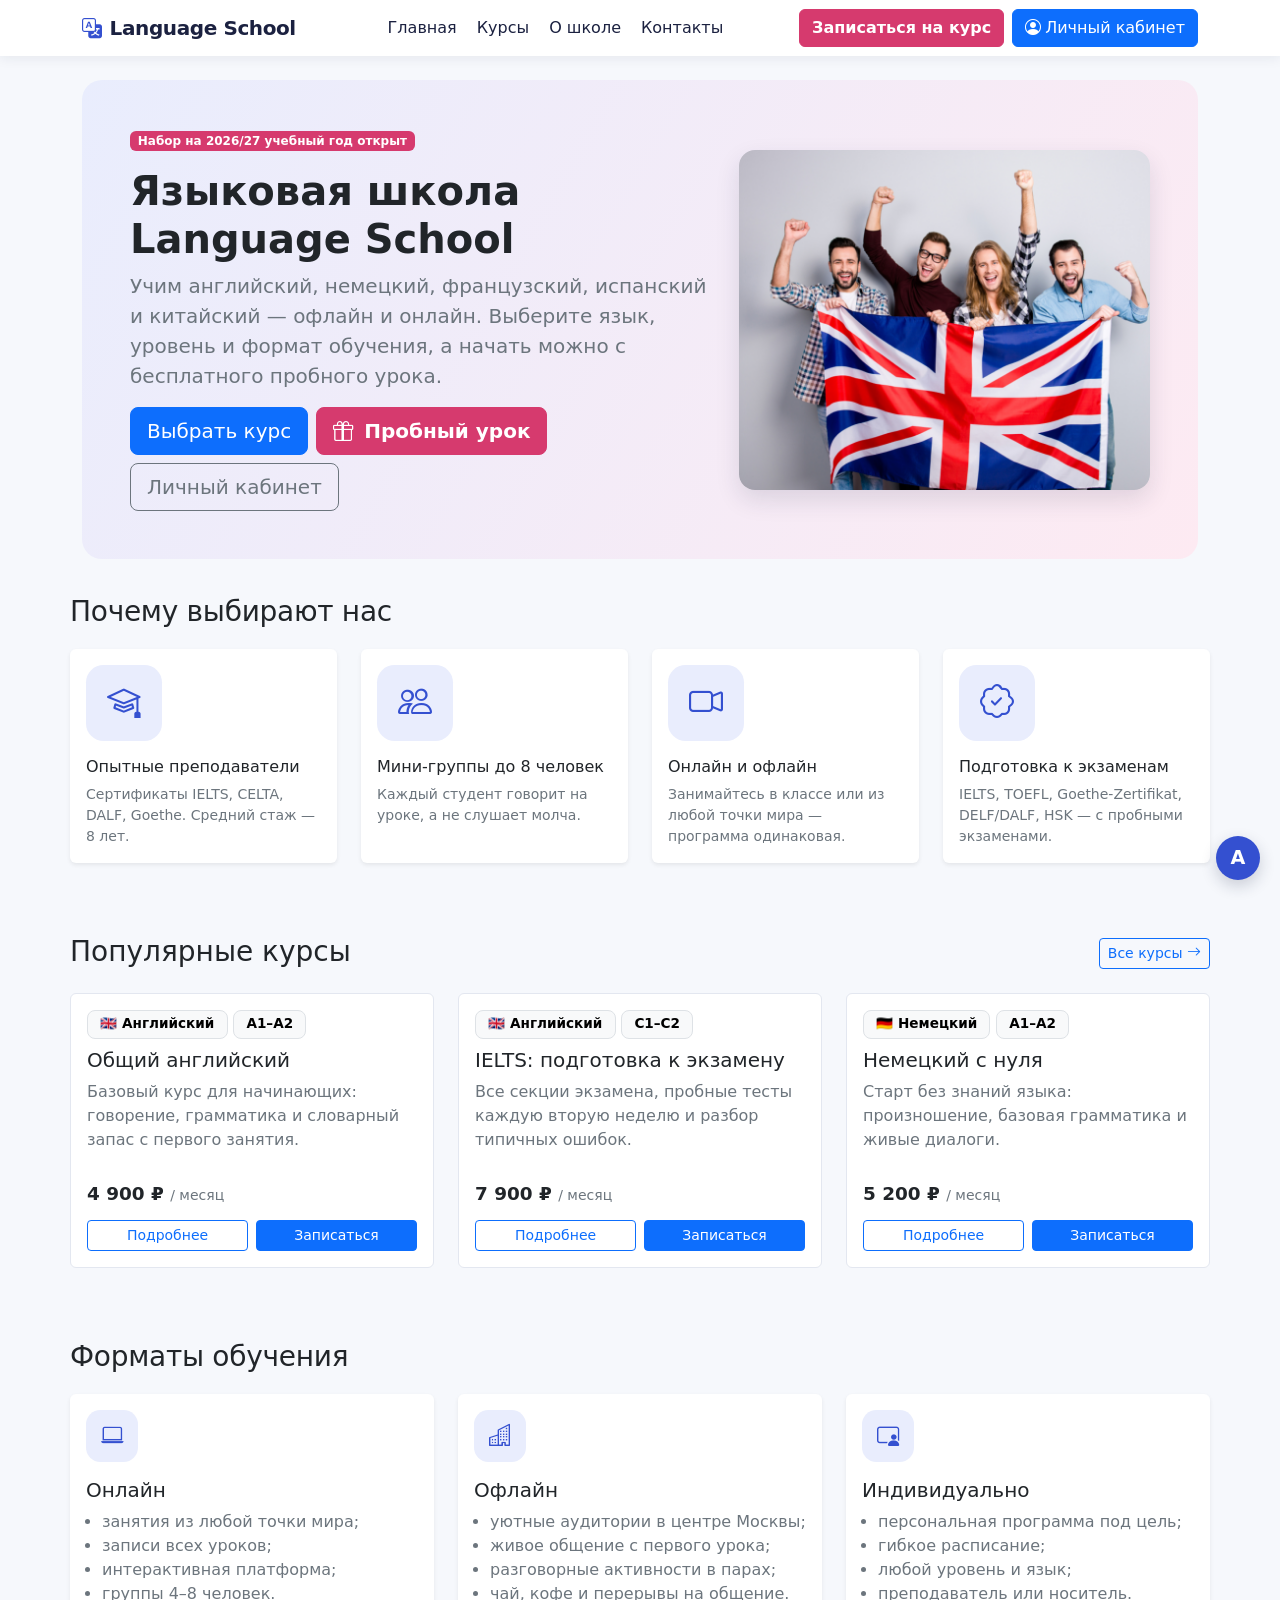
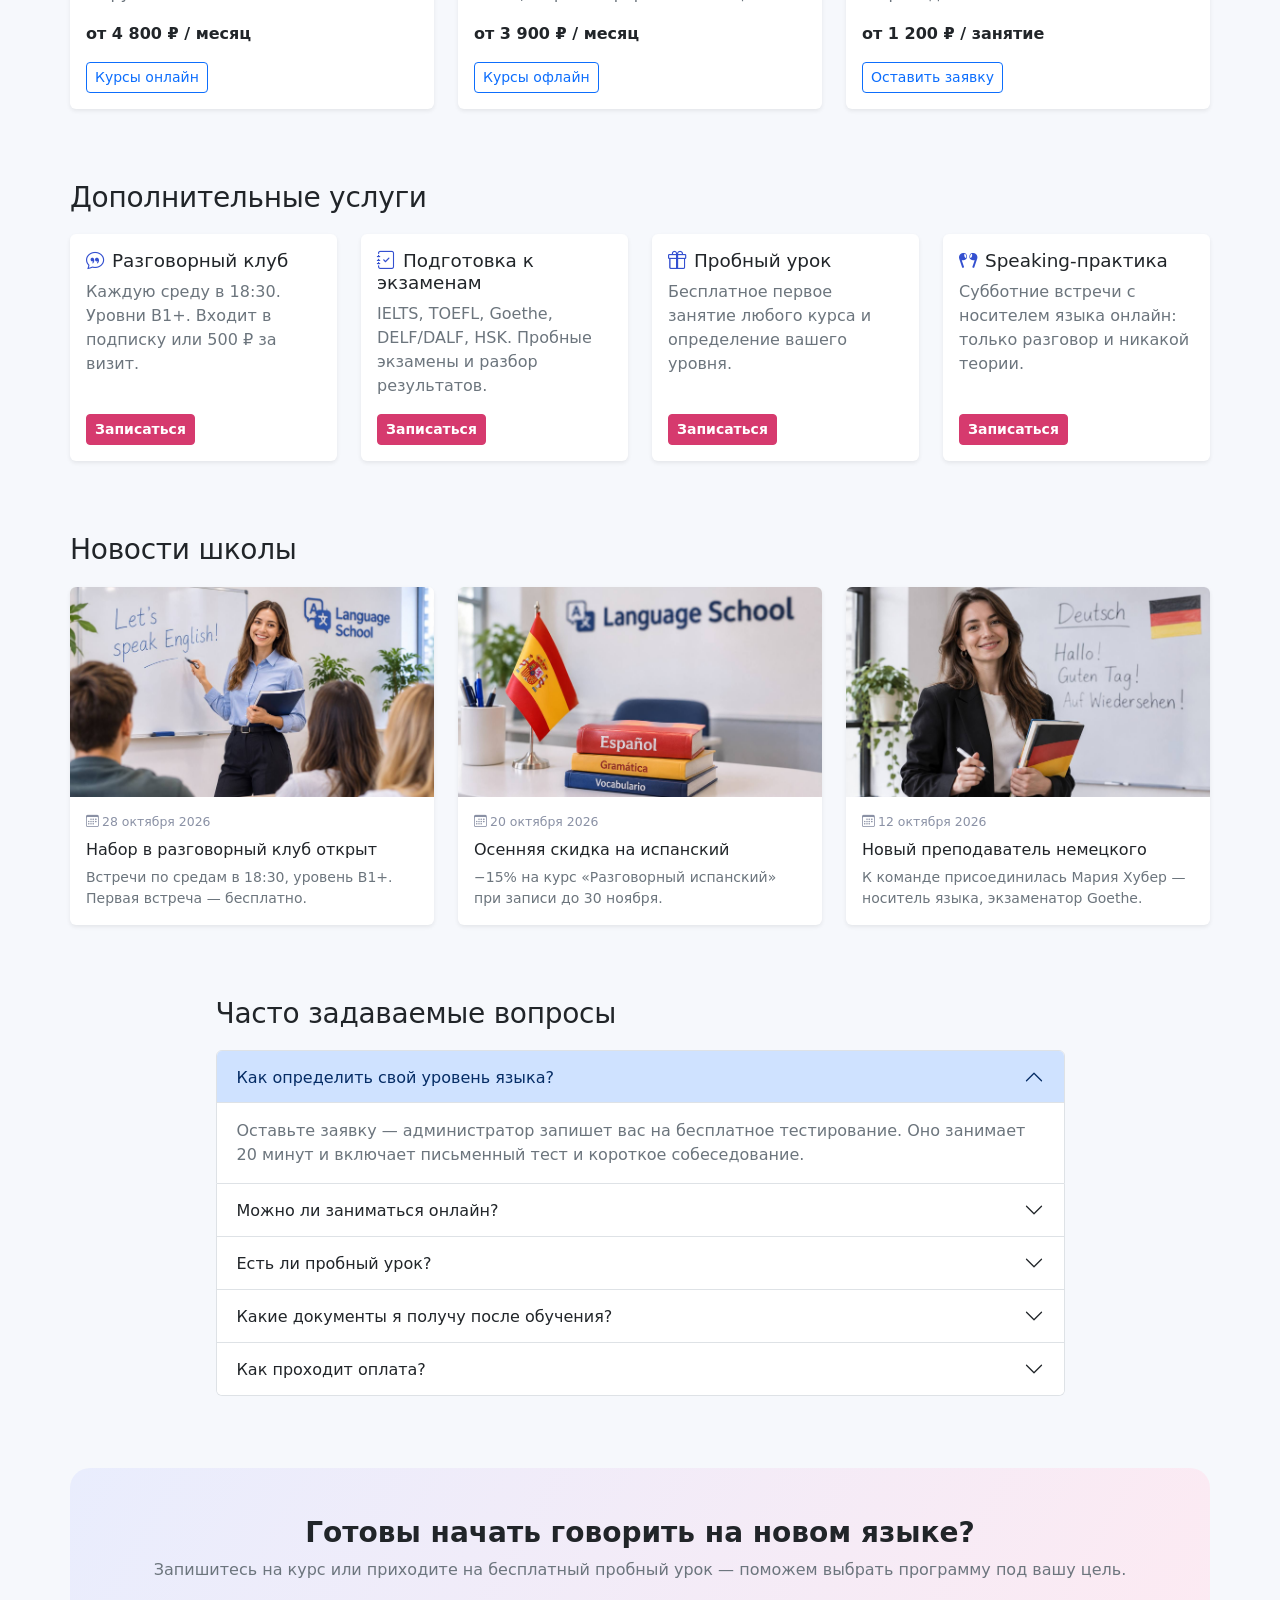
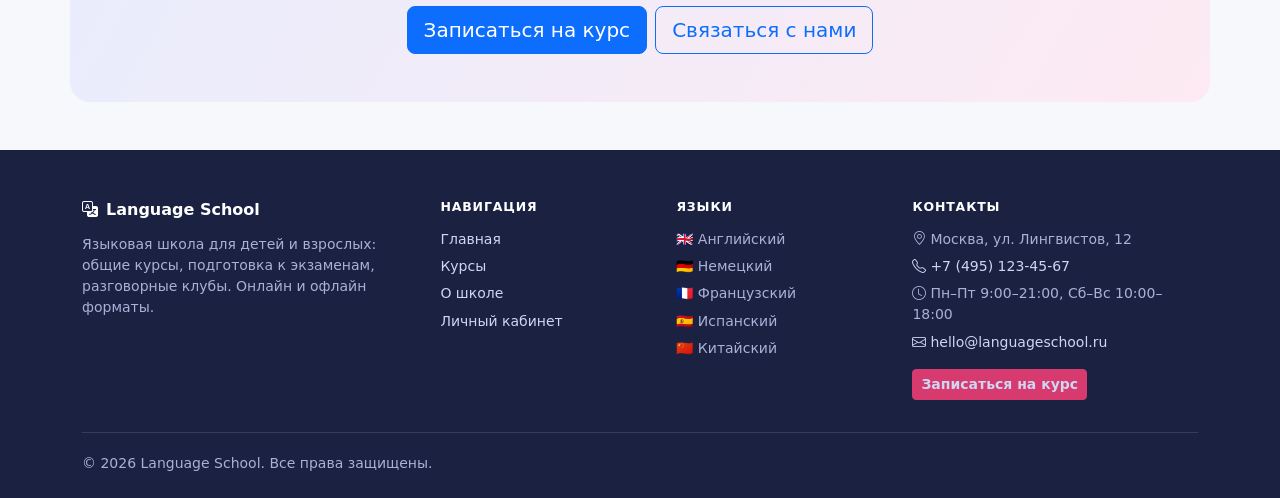
<file: index.html>
<!DOCTYPE html>
<html lang="ru">
<head>
  <meta charset="utf-8">
  <meta name="viewport" content="width=device-width, initial-scale=1">
  <title>Главная — Language School</title>
  <meta name="description" content="Языковая школа Language School: английский, немецкий, французский, испанский и китайский. Онлайн и офлайн, пробный урок, подготовка к экзаменам, разговорный клуб.">
  <link href="https://cdn.jsdelivr.net/npm/bootstrap@5.3.3/dist/css/bootstrap.min.css" rel="stylesheet">
  <link href="https://cdn.jsdelivr.net/npm/bootstrap-icons@1.11.3/font/bootstrap-icons.min.css" rel="stylesheet">
  <link href="css/style.css" rel="stylesheet">
</head>
<body>

<nav class="navbar navbar-expand-lg navbar--school sticky-top">
  <div class="container">
    <a class="navbar-brand fw-bold" href="index.html"><i class="bi bi-translate me-2"></i>Language School</a>
    <button class="navbar-toggler" type="button" data-bs-toggle="collapse" data-bs-target="#mainNav" aria-controls="mainNav" aria-expanded="false" aria-label="Переключить навигацию">
      <span class="navbar-toggler-icon"></span>
    </button>
    <div class="collapse navbar-collapse" id="mainNav">
      <ul class="navbar-nav mx-auto">
        <li class="nav-item"><a class="nav-link" href="index.html">Главная</a></li>
        <li class="nav-item"><a class="nav-link" href="courses.html">Курсы</a></li>
        <li class="nav-item"><a class="nav-link" href="about.html">О школе</a></li>
        <li class="nav-item"><a class="nav-link" href="contacts.html">Контакты</a></li>
      </ul>
      <div class="d-flex flex-wrap gap-2">
        <a href="enroll.html" class="btn btn--accent">Записаться на курс</a>
        <a href="account.html" class="btn btn-outline-primary active" aria-current="page"><i class="bi bi-person-circle me-1"></i>Личный кабинет</a>
      </div>
    </div>
  </div>
</nav>

<main>

  <!-- Приветственный блок -->
  <div class="container mt-4">
    <section class="page-hero p-4 p-lg-5">
      <div class="row align-items-center g-4">
        <div class="col-lg-7">
          <span class="badge badge--accent mb-3">Набор на 2026/27 учебный год открыт</span>
          <h1 class="display-6 fw-bold">Языковая школа Language School</h1>
          <p class="lead text-secondary">Учим английский, немецкий, французский, испанский и китайский — офлайн и онлайн. Выберите язык, уровень и формат обучения, а начать можно с бесплатного пробного урока.</p>
          <div class="d-flex flex-wrap gap-2">
            <a href="courses.html" class="btn btn-primary btn-lg">Выбрать курс</a>
            <button type="button" class="btn btn--accent btn-lg" data-enroll="Пробный урок (бесплатно)"><i class="bi bi-gift me-1"></i> Пробный урок</button>
            <a href="account.html" class="btn btn-outline-secondary btn-lg">Личный кабинет</a>
          </div>
        </div>
        <div class="col-lg-5">
          <img class="page-hero__photo" src="img/english_0.jpg" alt="Дети на уроке английского в Language School">
        </div>
      </div>
    </section>
  </div>

<!-- Преимущества -->
<div class="container section">
  <h2 class="section__title h3">Почему выбирают нас</h2>
  <div class="row g-4">
    <div class="col-md-6 col-lg-3">
      <div class="card border-0 shadow-sm h-100"><div class="card-body">
        <span class="icon-box icon-box--lg mb-3"><i class="bi bi-mortarboard"></i></span>
        <h3 class="h6">Опытные преподаватели</h3>
        <p class="small text-secondary mb-0">Сертификаты IELTS, CELTA, DALF, Goethe. Средний стаж — 8 лет.</p>
      </div></div>
    </div>
    <div class="col-md-6 col-lg-3">
      <div class="card border-0 shadow-sm h-100"><div class="card-body">
        <span class="icon-box icon-box--lg mb-3"><i class="bi bi-people"></i></span>
        <h3 class="h6">Мини-группы до 8 человек</h3>
        <p class="small text-secondary mb-0">Каждый студент говорит на уроке, а не слушает молча.</p>
      </div></div>
    </div>
    <div class="col-md-6 col-lg-3">
      <div class="card border-0 shadow-sm h-100"><div class="card-body">
        <span class="icon-box icon-box--lg mb-3"><i class="bi bi-camera-video"></i></span>
        <h3 class="h6">Онлайн и офлайн</h3>
        <p class="small text-secondary mb-0">Занимайтесь в классе или из любой точки мира — программа одинаковая.</p>
      </div></div>
    </div>
    <div class="col-md-6 col-lg-3">
      <div class="card border-0 shadow-sm h-100"><div class="card-body">
        <span class="icon-box icon-box--lg mb-3"><i class="bi bi-patch-check"></i></span>
        <h3 class="h6">Подготовка к экзаменам</h3>
        <p class="small text-secondary mb-0">IELTS, TOEFL, Goethe-Zertifikat, DELF/DALF, HSK — с пробными экзаменами.</p>
      </div></div>
    </div>
  </div>
</div>

  <!-- Популярные курсы -->
  <div class="container section">
    <div class="d-flex flex-wrap justify-content-between align-items-end mb-4 gap-2">
      <h2 class="h3 mb-0">Популярные курсы</h2>
      <a href="courses.html" class="btn btn-outline-primary btn-sm">Все курсы <i class="bi bi-arrow-right"></i></a>
    </div>
    <div class="row g-4">
      <div class="col-md-6 col-lg-4">
        <article class="card course-card h-100">
          <div class="card-body course-card__body">
            <div class="course-card__meta">
              <span class="badge text-bg-light border">🇬🇧 Английский</span>
              <span class="badge text-bg-light border">A1–A2</span>
            </div>
            <h3 class="course-card__title">Общий английский</h3>
            <p class="course-card__text">Базовый курс для начинающих: говорение, грамматика и словарный запас с первого занятия.</p>
            <div class="course-card__footer">
              <p class="course-card__price">4 900 ₽ <span class="course-card__price-period">/ месяц</span></p>
              <div class="course-card__actions">
                <a href="course.html" class="btn btn-sm btn-outline-primary">Подробнее</a>
                <button type="button" class="btn btn-sm btn-primary" data-enroll="Общий английский">Записаться</button>
              </div>
            </div>
          </div>
        </article>
      </div>
      <div class="col-md-6 col-lg-4">
        <article class="card course-card h-100">
          <div class="card-body course-card__body">
            <div class="course-card__meta">
              <span class="badge text-bg-light border">🇬🇧 Английский</span>
              <span class="badge text-bg-light border">C1–C2</span>
            </div>
            <h3 class="course-card__title">IELTS: подготовка к экзамену</h3>
            <p class="course-card__text">Все секции экзамена, пробные тесты каждую вторую неделю и разбор типичных ошибок.</p>
            <div class="course-card__footer">
              <p class="course-card__price">7 900 ₽ <span class="course-card__price-period">/ месяц</span></p>
              <div class="course-card__actions">
                <a href="course.html" class="btn btn-sm btn-outline-primary">Подробнее</a>
                <button type="button" class="btn btn-sm btn-primary" data-enroll="IELTS: подготовка к экзамену">Записаться</button>
              </div>
            </div>
          </div>
        </article>
      </div>
      <div class="col-md-6 col-lg-4">
        <article class="card course-card h-100">
          <div class="card-body course-card__body">
            <div class="course-card__meta">
              <span class="badge text-bg-light border">🇩🇪 Немецкий</span>
              <span class="badge text-bg-light border">A1–A2</span>
            </div>
            <h3 class="course-card__title">Немецкий с нуля</h3>
            <p class="course-card__text">Старт без знаний языка: произношение, базовая грамматика и живые диалоги.</p>
            <div class="course-card__footer">
              <p class="course-card__price">5 200 ₽ <span class="course-card__price-period">/ месяц</span></p>
              <div class="course-card__actions">
                <a href="course.html" class="btn btn-sm btn-outline-primary">Подробнее</a>
                <button type="button" class="btn btn-sm btn-primary" data-enroll="Немецкий с нуля">Записаться</button>
              </div>
            </div>
          </div>
        </article>
      </div>
    </div>
  </div>

<!-- Форматы обучения -->
<div class="container section">
  <h2 class="section__title h3">Форматы обучения</h2>
  <div class="row g-4">
    <div class="col-lg-4">
      <div class="card border-0 shadow-sm h-100"><div class="card-body">
        <span class="icon-box mb-3"><i class="bi bi-laptop"></i></span>
        <h3 class="h5">Онлайн</h3>
        <ul class="text-secondary ps-3">
          <li>занятия из любой точки мира;</li>
          <li>записи всех уроков;</li>
          <li>интерактивная платформа;</li>
          <li>группы 4–8 человек.</li>
        </ul>
        <p class="fw-bold mb-3">от 4 800 ₽ / месяц</p>
        <a href="courses.html" class="btn btn-sm btn-outline-primary">Курсы онлайн</a>
      </div></div>
    </div>
    <div class="col-lg-4">
      <div class="card border-0 shadow-sm h-100"><div class="card-body">
        <span class="icon-box mb-3"><i class="bi bi-buildings"></i></span>
        <h3 class="h5">Офлайн</h3>
        <ul class="text-secondary ps-3">
          <li>уютные аудитории в центре Москвы;</li>
          <li>живое общение с первого урока;</li>
          <li>разговорные активности в парах;</li>
          <li>чай, кофе и перерывы на общение.</li>
        </ul>
        <p class="fw-bold mb-3">от 3 900 ₽ / месяц</p>
        <a href="courses.html" class="btn btn-sm btn-outline-primary">Курсы офлайн</a>
      </div></div>
    </div>
    <div class="col-lg-4">
      <div class="card border-0 shadow-sm h-100"><div class="card-body">
        <span class="icon-box mb-3"><i class="bi bi-person-video3"></i></span>
        <h3 class="h5">Индивидуально</h3>
        <ul class="text-secondary ps-3">
          <li>персональная программа под цель;</li>
          <li>гибкое расписание;</li>
          <li>любой уровень и язык;</li>
          <li>преподаватель или носитель.</li>
        </ul>
        <p class="fw-bold mb-3">от 1 200 ₽ / занятие</p>
        <button type="button" class="btn btn-sm btn-outline-primary" data-enroll="Индивидуальные занятия">Оставить заявку</button>
      </div></div>
    </div>
  </div>
</div>

  <!-- Дополнительные услуги -->
  <div class="container section">
    <h2 class="section__title h3">Дополнительные услуги</h2>
    <div class="row g-4">
      <div class="col-md-6 col-xl-3">
        <div class="card service-card border-0 shadow-sm h-100"><div class="card-body d-flex flex-column">
          <h3 class="service-card__title h6"><i class="bi bi-chat-quote text-primary me-2"></i>Разговорный клуб</h3>
          <p class="service-card__text">Каждую среду в 18:30. Уровни B1+. Входит в подписку или 500 ₽ за визит.</p>
          <button type="button" class="btn btn-sm btn--accent mt-auto align-self-start" data-enroll="Разговорный клуб">Записаться</button>
        </div></div>
      </div>
      <div class="col-md-6 col-xl-3">
        <div class="card service-card border-0 shadow-sm h-100"><div class="card-body d-flex flex-column">
          <h3 class="service-card__title h6"><i class="bi bi-journal-check text-primary me-2"></i>Подготовка к экзаменам</h3>
          <p class="service-card__text">IELTS, TOEFL, Goethe, DELF/DALF, HSK. Пробные экзамены и разбор результатов.</p>
          <button type="button" class="btn btn-sm btn--accent mt-auto align-self-start" data-enroll="Подготовка к экзаменам">Записаться</button>
        </div></div>
      </div>
      <div class="col-md-6 col-xl-3">
        <div class="card service-card border-0 shadow-sm h-100"><div class="card-body d-flex flex-column">
          <h3 class="service-card__title h6"><i class="bi bi-gift text-primary me-2"></i>Пробный урок</h3>
          <p class="service-card__text">Бесплатное первое занятие любого курса и определение вашего уровня.</p>
          <button type="button" class="btn btn-sm btn--accent mt-auto align-self-start" data-enroll="Пробный урок (бесплатно)">Записаться</button>
        </div></div>
      </div>
      <div class="col-md-6 col-xl-3">
        <div class="card service-card border-0 shadow-sm h-100"><div class="card-body d-flex flex-column">
          <h3 class="service-card__title h6"><i class="bi bi-earbuds text-primary me-2"></i>Speaking-практика</h3>
          <p class="service-card__text">Субботние встречи с носителем языка онлайн: только разговор и никакой теории.</p>
          <button type="button" class="btn btn-sm btn--accent mt-auto align-self-start" data-enroll="Speaking-практика">Записаться</button>
        </div></div>
      </div>
    </div>
  </div>

<!-- Новости -->
<div class="container section">
  <h2 class="section__title h3">Новости школы</h2>
  <div class="row g-4">
    <div class="col-md-4">
      <article class="card news-card border-0 shadow-sm h-100">
        <img class="news-card__img" src="img/news1.jpg" alt="Встреча разговорного клуба" loading="lazy">
        <div class="card-body">
          <span class="news-card__date"><i class="bi bi-calendar3 me-1"></i>28 октября 2026</span>
          <h3 class="news-card__title h6">Набор в разговорный клуб открыт</h3>
          <p class="news-card__text">Встречи по средам в 18:30, уровень B1+. Первая встреча — бесплатно.</p>
        </div>
      </article>
    </div>
    <div class="col-md-4">
      <article class="card news-card border-0 shadow-sm h-100">
        <img class="news-card__img" src="img/news2.jpg" alt="Скидка на курс испанского" loading="lazy">
        <div class="card-body">
          <span class="news-card__date"><i class="bi bi-calendar3 me-1"></i>20 октября 2026</span>
          <h3 class="news-card__title h6">Осенняя скидка на испанский</h3>
          <p class="news-card__text">−15% на курс «Разговорный испанский» при записи до 30 ноября.</p>
        </div>
      </article>
    </div>
    <div class="col-md-4">
      <article class="card news-card border-0 shadow-sm h-100">
        <img class="news-card__img" src="img/news3.jpg" alt="Новый преподаватель немецкого" loading="lazy">
        <div class="card-body">
          <span class="news-card__date"><i class="bi bi-calendar3 me-1"></i>12 октября 2026</span>
          <h3 class="news-card__title h6">Новый преподаватель немецкого</h3>
          <p class="news-card__text">К команде присоединилась Мария Хубер — носитель языка, экзаменатор Goethe.</p>
        </div>
      </article>
    </div>
  </div>
</div>

  <!-- FAQ -->
  <div class="container section">
    <div class="row justify-content-center">
      <div class="col-lg-9">
        <h2 class="section__title h3">Часто задаваемые вопросы</h2>
        <div class="accordion" id="faqAccordion">
          <div class="accordion-item">
            <h3 class="accordion-header">
              <button class="accordion-button" type="button" data-bs-toggle="collapse" data-bs-target="#faq1" aria-expanded="true">Как определить свой уровень языка?</button>
            </h3>
            <div id="faq1" class="accordion-collapse collapse show" data-bs-parent="#faqAccordion">
              <div class="accordion-body small text-secondary">Оставьте заявку — администратор запишет вас на бесплатное тестирование. Оно занимает 20 минут и включает письменный тест и короткое собеседование.</div>
            </div>
          </div>
          <div class="accordion-item">
            <h3 class="accordion-header">
              <button class="accordion-button collapsed" type="button" data-bs-toggle="collapse" data-bs-target="#faq2">Можно ли заниматься онлайн?</button>
            </h3>
            <div id="faq2" class="accordion-collapse collapse" data-bs-parent="#faqAccordion">
              <div class="accordion-body small text-secondary">Да, любой курс доступен онлайн. Занятия проходят на нашей платформе, все уроки записываются, материалы доступны в личном кабинете.</div>
            </div>
          </div>
          <div class="accordion-item">
            <h3 class="accordion-header">
              <button class="accordion-button collapsed" type="button" data-bs-toggle="collapse" data-bs-target="#faq3">Есть ли пробный урок?</button>
            </h3>
            <div id="faq3" class="accordion-collapse collapse" data-bs-parent="#faqAccordion">
              <div class="accordion-body small text-secondary">Да, первое занятие любого курса бесплатное. На нём вы знакомитесь с преподавателем и форматом, а мы подтверждаем ваш уровень.</div>
            </div>
          </div>
          <div class="accordion-item">
            <h3 class="accordion-header">
              <button class="accordion-button collapsed" type="button" data-bs-toggle="collapse" data-bs-target="#faq4">Какие документы я получу после обучения?</button>
            </h3>
            <div id="faq4" class="accordion-collapse collapse" data-bs-parent="#faqAccordion">
              <div class="accordion-body small text-secondary">По окончании уровня — сертификат школы. На экзаменационных курсах дополнительно готовим к международным экзаменам (IELTS, Goethe, DELF и др.).</div>
            </div>
          </div>
          <div class="accordion-item">
            <h3 class="accordion-header">
              <button class="accordion-button collapsed" type="button" data-bs-toggle="collapse" data-bs-target="#faq5">Как проходит оплата?</button>
            </h3>
            <div id="faq5" class="accordion-collapse collapse" data-bs-parent="#faqAccordion">
              <div class="accordion-body small text-secondary">Ежемесячно или пакетом за весь курс — картой на сайте или на ресепшен школы. История платежей видна в личном кабинете.</div>
            </div>
          </div>
        </div>
      </div>
    </div>
  </div>

  <!-- CTA -->
  <div class="container section pb-5">
    <div class="page-hero page-hero--center p-4 p-lg-5">
      <h2 class="h3 fw-bold">Готовы начать говорить на новом языке?</h2>
      <p class="text-secondary mb-4">Запишитесь на курс или приходите на бесплатный пробный урок — поможем выбрать программу под вашу цель.</p>
      <div class="d-flex flex-wrap justify-content-center gap-2">
        <a href="enroll.html" class="btn btn-primary btn-lg">Записаться на курс</a>
        <a href="contacts.html" class="btn btn-outline-primary btn-lg">Связаться с нами</a>
      </div>
    </div>
  </div>

</main>

<footer class="site-footer">
  <div class="container">
    <div class="site-footer__grid">
      <div class="site-footer__col">
        <p class="site-footer__brand"><i class="bi bi-translate me-2"></i>Language School</p>
        <p class="site-footer__text">Языковая школа для детей и взрослых: общие курсы, подготовка к экзаменам, разговорные клубы. Онлайн и офлайн форматы.</p>
      </div>
      <nav class="site-footer__col" aria-label="Навигация в подвале">
        <p class="site-footer__heading">Навигация</p>
        <ul class="site-footer__list">
          <li><a href="index.html">Главная</a></li>
          <li><a href="courses.html">Курсы</a></li>
          <li><a href="about.html">О школе</a></li>
          <li><a href="account.html">Личный кабинет</a></li>
        </ul>
      </nav>
      <div class="site-footer__col">
        <p class="site-footer__heading">Языки</p>
        <ul class="site-footer__list">
          <li class="site-footer__item--plain">🇬🇧 Английский</li>
          <li class="site-footer__item--plain">🇩🇪 Немецкий</li>
          <li class="site-footer__item--plain">🇫🇷 Французский</li>
          <li class="site-footer__item--plain">🇪🇸 Испанский</li>
          <li class="site-footer__item--plain">🇨🇳 Китайский</li>
        </ul>
      </div>
      <div class="site-footer__col">
        <p class="site-footer__heading">Контакты</p>
        <ul class="site-footer__list">
          <li class="site-footer__item--plain"><i class="bi bi-geo-alt me-1"></i>Москва, ул. Лингвистов, 12</li>
          <li><a href="tel:+74951234567"><i class="bi bi-telephone me-1"></i>+7 (495) 123-45-67</a></li>
          <li class="site-footer__item--plain"><i class="bi bi-clock me-1"></i>Пн–Пт 9:00–21:00, Сб–Вс 10:00–18:00</li>
          <li><a href="mailto:hello@languageschool.ru"><i class="bi bi-envelope me-1"></i>hello@languageschool.ru</a></li>
        </ul>
        <a href="enroll.html" class="btn btn--accent btn-sm site-footer__cta">Записаться на курс</a>
      </div>
    </div>
    <div class="site-footer__bottom">
      <span>© 2026 Language School. Все права защищены.</span>
    </div>
  </div>
</footer>

<!-- Плавающая кнопка «Наверх» -->
<a href="#" class="to-top" aria-label="Наверх">A</a>

<!-- Модальное окно быстрой записи -->
<div class="modal fade" id="enrollModal" tabindex="-1" aria-labelledby="enrollModalTitle" aria-hidden="true">
  <div class="modal-dialog modal-dialog-centered">
    <div class="modal-content border-0 shadow">
      <form id="enrollModalForm" class="needs-validation" novalidate>
        <div class="modal-header border-0 pb-0">
          <h2 class="modal-title h5" id="enrollModalTitle">Быстрая запись</h2>
          <button type="button" class="btn-close" data-bs-dismiss="modal" aria-label="Закрыть"></button>
        </div>
        <div class="modal-body">
          <div class="mb-3">
            <label for="modalName" class="form-label">Имя *</label>
            <input type="text" class="form-control" id="modalName" name="name" required minlength="2" placeholder="Ваше имя">
            <div class="invalid-feedback">Укажите имя.</div>
          </div>
          <div class="mb-3">
            <label for="modalPhone" class="form-label">Телефон *</label>
            <input type="tel" class="form-control" id="modalPhone" name="phone" required pattern="\+7\s?\(?\d{3}\)?[\s\-]?\d{3}[\s\-]?\d{2}[\s\-]?\d{2}" placeholder="+7 (900) 000-00-00">
            <div class="invalid-feedback">Укажите телефон в формате +7 (900) 000-00-00.</div>
          </div>
          <fieldset class="mb-3">
            <legend class="fs-6 form-label mb-2">Формат обучения</legend>
            <div class="form-check form-check-inline">
              <input class="form-check-input" type="radio" name="modalFormat" id="modalFormatOnline" value="online" checked>
              <label class="form-check-label" for="modalFormatOnline">Онлайн</label>
            </div>
            <div class="form-check form-check-inline">
              <input class="form-check-input" type="radio" name="modalFormat" id="modalFormatOffline" value="offline">
              <label class="form-check-label" for="modalFormatOffline">Офлайн</label>
            </div>
          </fieldset>
          <div class="form-check mb-3">
            <input class="form-check-input" type="checkbox" id="modalAgree" required>
            <label class="form-check-label small" for="modalAgree">Я согласен на обработку персональных данных *</label>
            <div class="invalid-feedback">Для отправки заявки необходимо согласие.</div>
          </div>
          <div class="alert alert-success py-2 small mb-0" id="modalSuccess" hidden>
            <i class="bi bi-check-circle me-1"></i>Заявка отправлена! Администратор свяжется с вами в ближайшее время.
          </div>
        </div>
        <div class="modal-footer border-0 pt-0">
          <button type="button" class="btn btn-outline-secondary" data-bs-dismiss="modal">Закрыть</button>
          <button type="submit" class="btn btn-primary">Отправить заявку</button>
        </div>
      </form>
    </div>
  </div>
</div>

<script src="https://cdn.jsdelivr.net/npm/bootstrap@5.3.3/dist/js/bootstrap.bundle.min.js"></script>
<script src="js/main.js"></script>
</body>
</html>
</file>
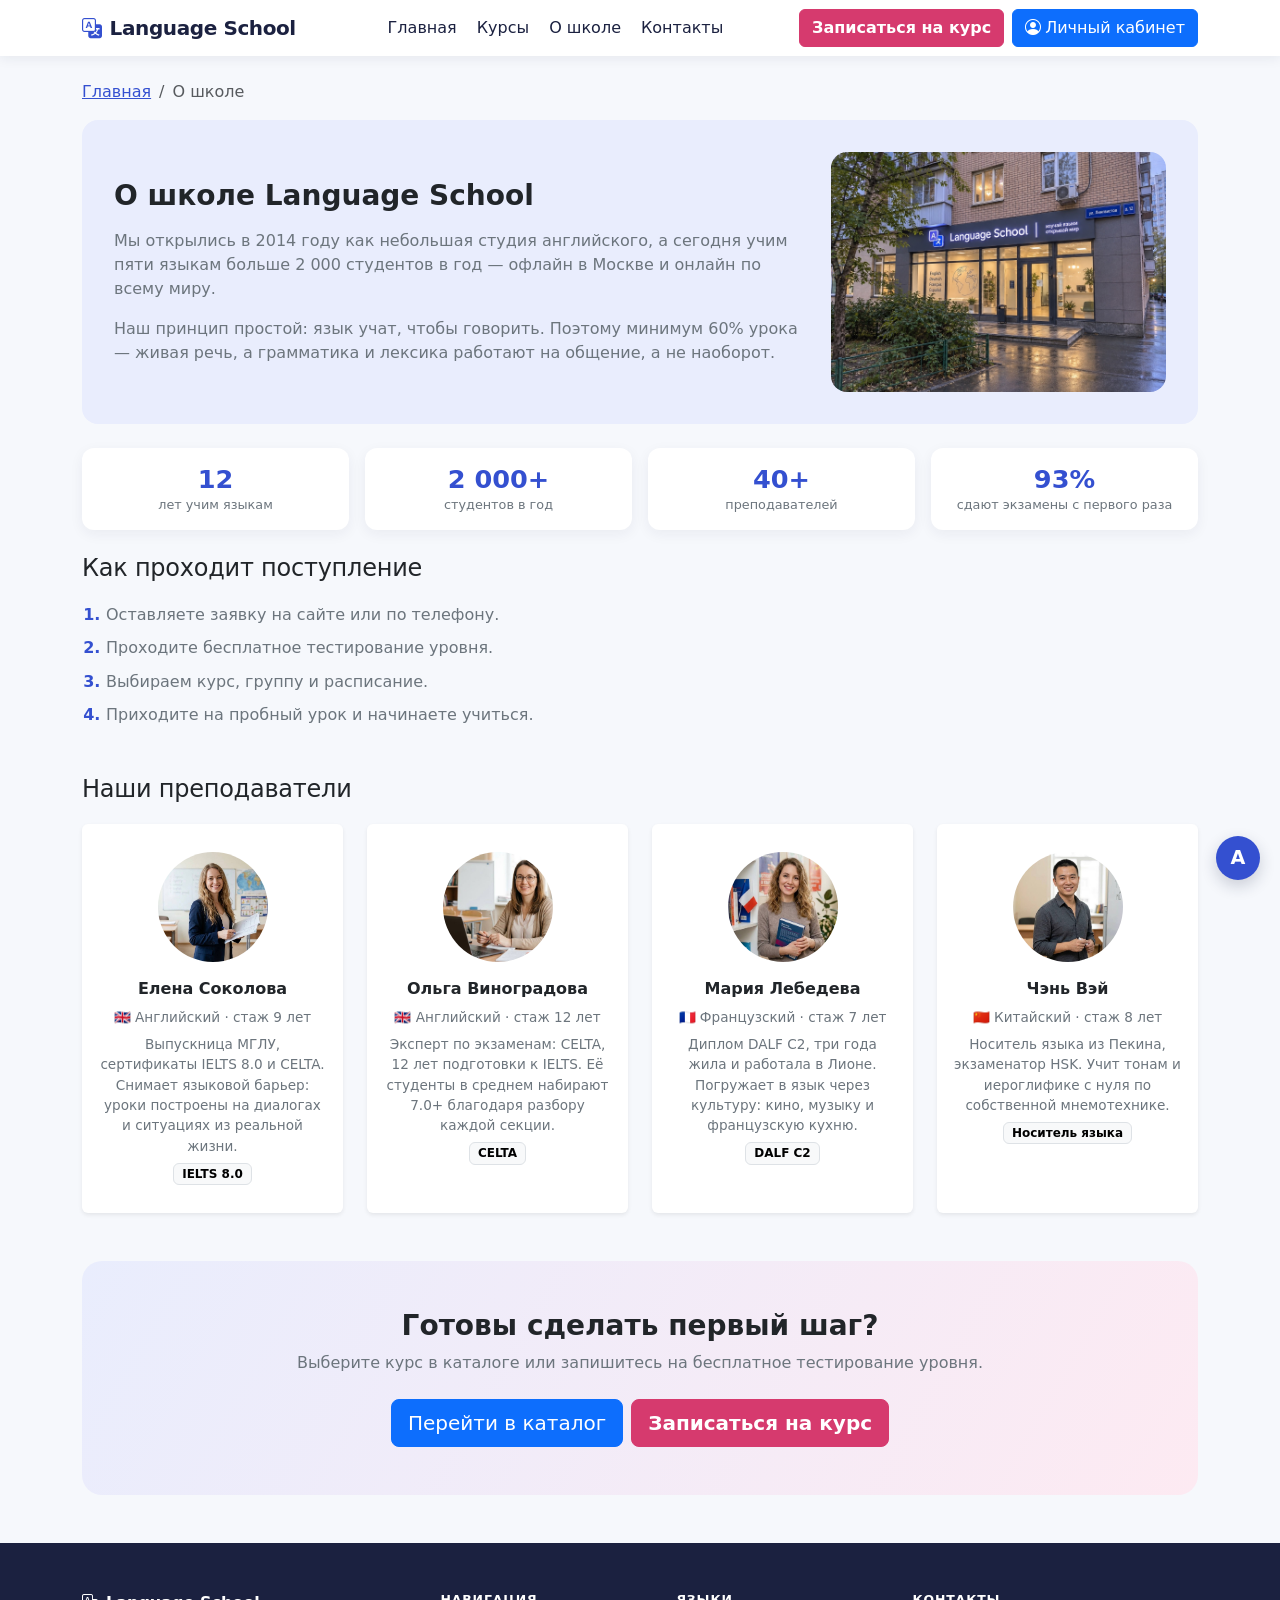
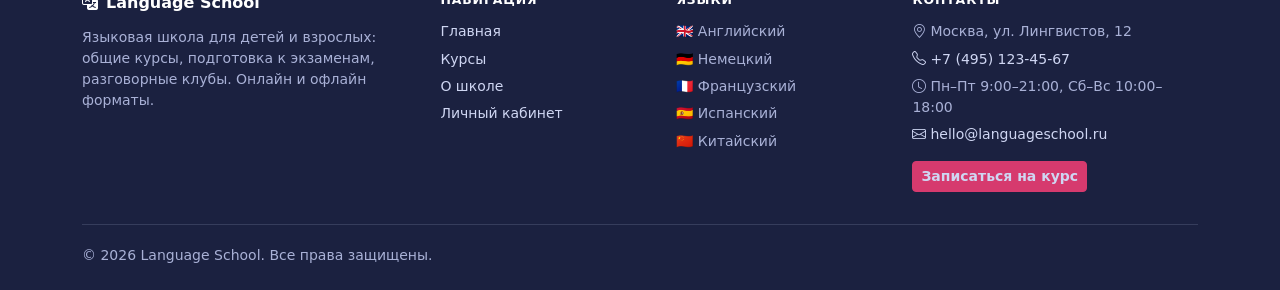
<file: about.html>
<!DOCTYPE html>
<html lang="ru">
<head>
  <meta charset="utf-8">
  <meta name="viewport" content="width=device-width, initial-scale=1">
  <title>О школе — Language School</title>
  <meta name="description" content="О языковой школе Language School: преподаватели, методика, цифры и этапы поступления.">
  <link href="https://cdn.jsdelivr.net/npm/bootstrap@5.3.3/dist/css/bootstrap.min.css" rel="stylesheet">
  <link href="https://cdn.jsdelivr.net/npm/bootstrap-icons@1.11.3/font/bootstrap-icons.min.css" rel="stylesheet">
  <link href="css/style.css" rel="stylesheet">
</head>
<body>

<nav class="navbar navbar-expand-lg navbar--school sticky-top">
  <div class="container">
    <a class="navbar-brand fw-bold" href="index.html"><i class="bi bi-translate me-2"></i>Language School</a>
    <button class="navbar-toggler" type="button" data-bs-toggle="collapse" data-bs-target="#mainNav" aria-controls="mainNav" aria-expanded="false" aria-label="Переключить навигацию">
      <span class="navbar-toggler-icon"></span>
    </button>
    <div class="collapse navbar-collapse" id="mainNav">
      <ul class="navbar-nav mx-auto">
        <li class="nav-item"><a class="nav-link" href="index.html">Главная</a></li>
        <li class="nav-item"><a class="nav-link" href="courses.html">Курсы</a></li>
        <li class="nav-item"><a class="nav-link" href="about.html">О школе</a></li>
        <li class="nav-item"><a class="nav-link" href="contacts.html">Контакты</a></li>
      </ul>
      <div class="d-flex flex-wrap gap-2">
        <a href="enroll.html" class="btn btn--accent">Записаться на курс</a>
        <a href="account.html" class="btn btn-outline-primary active" aria-current="page"><i class="bi bi-person-circle me-1"></i>Личный кабинет</a>
      </div>
    </div>
  </div>
</nav>

<main>
  <div class="container mt-4">
    <nav aria-label="Хлебные крошки">
      <ol class="breadcrumb small">
        <li class="breadcrumb-item"><a href="index.html">Главная</a></li>
        <li class="breadcrumb-item active" aria-current="page">О школе</li>
      </ol>
    </nav>

    <!-- О школе -->
    <div class="page-header-block mb-4">
      <div class="row align-items-center g-4">
        <div class="col-lg-8">
          <h1 class="h3 fw-bold mb-3">О школе Language School</h1>
          <p class="text-secondary mb-3">Мы открылись в 2014 году как небольшая студия английского, а сегодня учим пяти языкам больше 2 000 студентов в год — офлайн в Москве и онлайн по всему миру.</p>
          <p class="text-secondary mb-0">Наш принцип простой: язык учат, чтобы говорить. Поэтому минимум 60% урока — живая речь, а грамматика и лексика работают на общение, а не наоборот.</p>
        </div>
        <div class="col-lg-4">
          <img class="course-cover course-cover--small" src="img/school.jpg" alt="Здание школы Language School">
        </div>
      </div>
    </div>

    <!-- Цифры -->
    <div class="stats-grid mb-4">
      <div class="stat-card"><div class="stat-card__value">12</div><div class="stat-card__label">лет учим языкам</div></div>
      <div class="stat-card"><div class="stat-card__value">2 000+</div><div class="stat-card__label">студентов в год</div></div>
      <div class="stat-card"><div class="stat-card__value">40+</div><div class="stat-card__label">преподавателей</div></div>
      <div class="stat-card"><div class="stat-card__value">93%</div><div class="stat-card__label">сдают экзамены с первого раза</div></div>
    </div>


    <!-- Как проходит поступление -->
    <section class="mb-5">
      <h2 class="section__title h4">Как проходит поступление</h2>
      <ol class="steps">
        <li class="steps__item">Оставляете заявку на сайте или по телефону.</li>
        <li class="steps__item">Проходите бесплатное тестирование уровня.</li>
        <li class="steps__item">Выбираем курс, группу и расписание.</li>
        <li class="steps__item">Приходите на пробный урок и начинаете учиться.</li>
      </ol>
    </section>

<!-- Преподаватели -->
<section class="mb-5">
  <h2 class="section__title h4">Наши преподаватели</h2>
  <div class="row g-4">
    <div class="col-md-6 col-xl-3">
      <article class="card teacher-card border-0 shadow-sm h-100">
        <div class="teacher-card__body">
          <img class="teacher-card__photo" src="img/t1.jpg" alt="Елена Соколова">
          <p class="teacher-card__name">Елена Соколова</p>
          <p class="teacher-card__subject">🇬🇧 Английский · стаж 9 лет</p>
          <p class="teacher-card__bio">Выпускница МГЛУ, сертификаты IELTS 8.0 и CELTA. Снимает языковой барьер: уроки построены на диалогах и ситуациях из реальной жизни.</p>
          <span class="badge text-bg-light border">IELTS 8.0</span>
        </div>
      </article>
    </div>
    <div class="col-md-6 col-xl-3">
      <article class="card teacher-card border-0 shadow-sm h-100">
        <div class="teacher-card__body">
          <img class="teacher-card__photo" src="img/t2.jpg" alt="Ольга Виноградова">
          <p class="teacher-card__name">Ольга Виноградова</p>
          <p class="teacher-card__subject">🇬🇧 Английский · стаж 12 лет</p>
          <p class="teacher-card__bio">Эксперт по экзаменам: CELTA, 12 лет подготовки к IELTS. Её студенты в среднем набирают 7.0+ благодаря разбору каждой секции.</p>
          <span class="badge text-bg-light border">CELTA</span>
        </div>
      </article>
    </div>
    <div class="col-md-6 col-xl-3">
      <article class="card teacher-card border-0 shadow-sm h-100">
        <div class="teacher-card__body">
          <img class="teacher-card__photo" src="img/t3.jpg" alt="Мария Лебедева">
          <p class="teacher-card__name">Мария Лебедева</p>
          <p class="teacher-card__subject">🇫🇷 Французский · стаж 7 лет</p>
          <p class="teacher-card__bio">Диплом DALF C2, три года жила и работала в Лионе. Погружает в язык через культуру: кино, музыку и французскую кухню.</p>
          <span class="badge text-bg-light border">DALF C2</span>
        </div>
      </article>
    </div>
    <div class="col-md-6 col-xl-3">
      <article class="card teacher-card border-0 shadow-sm h-100">
        <div class="teacher-card__body">
          <img class="teacher-card__photo" src="img/t4.jpg" alt="Чэнь Вэй">
          <p class="teacher-card__name">Чэнь Вэй</p>
          <p class="teacher-card__subject">🇨🇳 Китайский · стаж 8 лет</p>
          <p class="teacher-card__bio">Носитель языка из Пекина, экзаменатор HSK. Учит тонам и иероглифике с нуля по собственной мнемотехнике.</p>
          <span class="badge text-bg-light border">Носитель языка</span>
        </div>
      </article>
    </div>
  </div>
</section>

    <!-- CTA -->
    <section class="pb-5">
      <div class="page-hero page-hero--center p-4 p-lg-5">
        <h2 class="h3 fw-bold">Готовы сделать первый шаг?</h2>
        <p class="text-secondary mb-4">Выберите курс в каталоге или запишитесь на бесплатное тестирование уровня.</p>
        <div class="d-flex flex-wrap justify-content-center gap-2">
          <a href="courses.html" class="btn btn-primary btn-lg">Перейти в каталог</a>
          <a href="enroll.html" class="btn btn--accent btn-lg">Записаться на курс</a>
        </div>
      </div>
    </section>
  </div>
</main>

<footer class="site-footer">
  <div class="container">
    <div class="site-footer__grid">
      <div class="site-footer__col">
        <p class="site-footer__brand"><i class="bi bi-translate me-2"></i>Language School</p>
        <p class="site-footer__text">Языковая школа для детей и взрослых: общие курсы, подготовка к экзаменам, разговорные клубы. Онлайн и офлайн форматы.</p>
      </div>
      <nav class="site-footer__col" aria-label="Навигация в подвале">
        <p class="site-footer__heading">Навигация</p>
        <ul class="site-footer__list">
          <li><a href="index.html">Главная</a></li>
          <li><a href="courses.html">Курсы</a></li>
          <li><a href="about.html">О школе</a></li>
          <li><a href="account.html">Личный кабинет</a></li>
        </ul>
      </nav>
      <div class="site-footer__col">
        <p class="site-footer__heading">Языки</p>
        <ul class="site-footer__list">
          <li class="site-footer__item--plain">🇬🇧 Английский</li>
          <li class="site-footer__item--plain">🇩🇪 Немецкий</li>
          <li class="site-footer__item--plain">🇫🇷 Французский</li>
          <li class="site-footer__item--plain">🇪🇸 Испанский</li>
          <li class="site-footer__item--plain">🇨🇳 Китайский</li>
        </ul>
      </div>
      <div class="site-footer__col">
        <p class="site-footer__heading">Контакты</p>
        <ul class="site-footer__list">
          <li class="site-footer__item--plain"><i class="bi bi-geo-alt me-1"></i>Москва, ул. Лингвистов, 12</li>
          <li><a href="tel:+74951234567"><i class="bi bi-telephone me-1"></i>+7 (495) 123-45-67</a></li>
          <li class="site-footer__item--plain"><i class="bi bi-clock me-1"></i>Пн–Пт 9:00–21:00, Сб–Вс 10:00–18:00</li>
          <li><a href="mailto:hello@languageschool.ru"><i class="bi bi-envelope me-1"></i>hello@languageschool.ru</a></li>
        </ul>
        <a href="enroll.html" class="btn btn--accent btn-sm site-footer__cta">Записаться на курс</a>
      </div>
    </div>
    <div class="site-footer__bottom">
      <span>© 2026 Language School. Все права защищены.</span>
    </div>
  </div>
</footer>

<!-- Плавающая кнопка «Наверх» -->
<a href="#" class="to-top" aria-label="Наверх">A</a>

<script src="https://cdn.jsdelivr.net/npm/bootstrap@5.3.3/dist/js/bootstrap.bundle.min.js"></script>
</body>
</html>
</file>
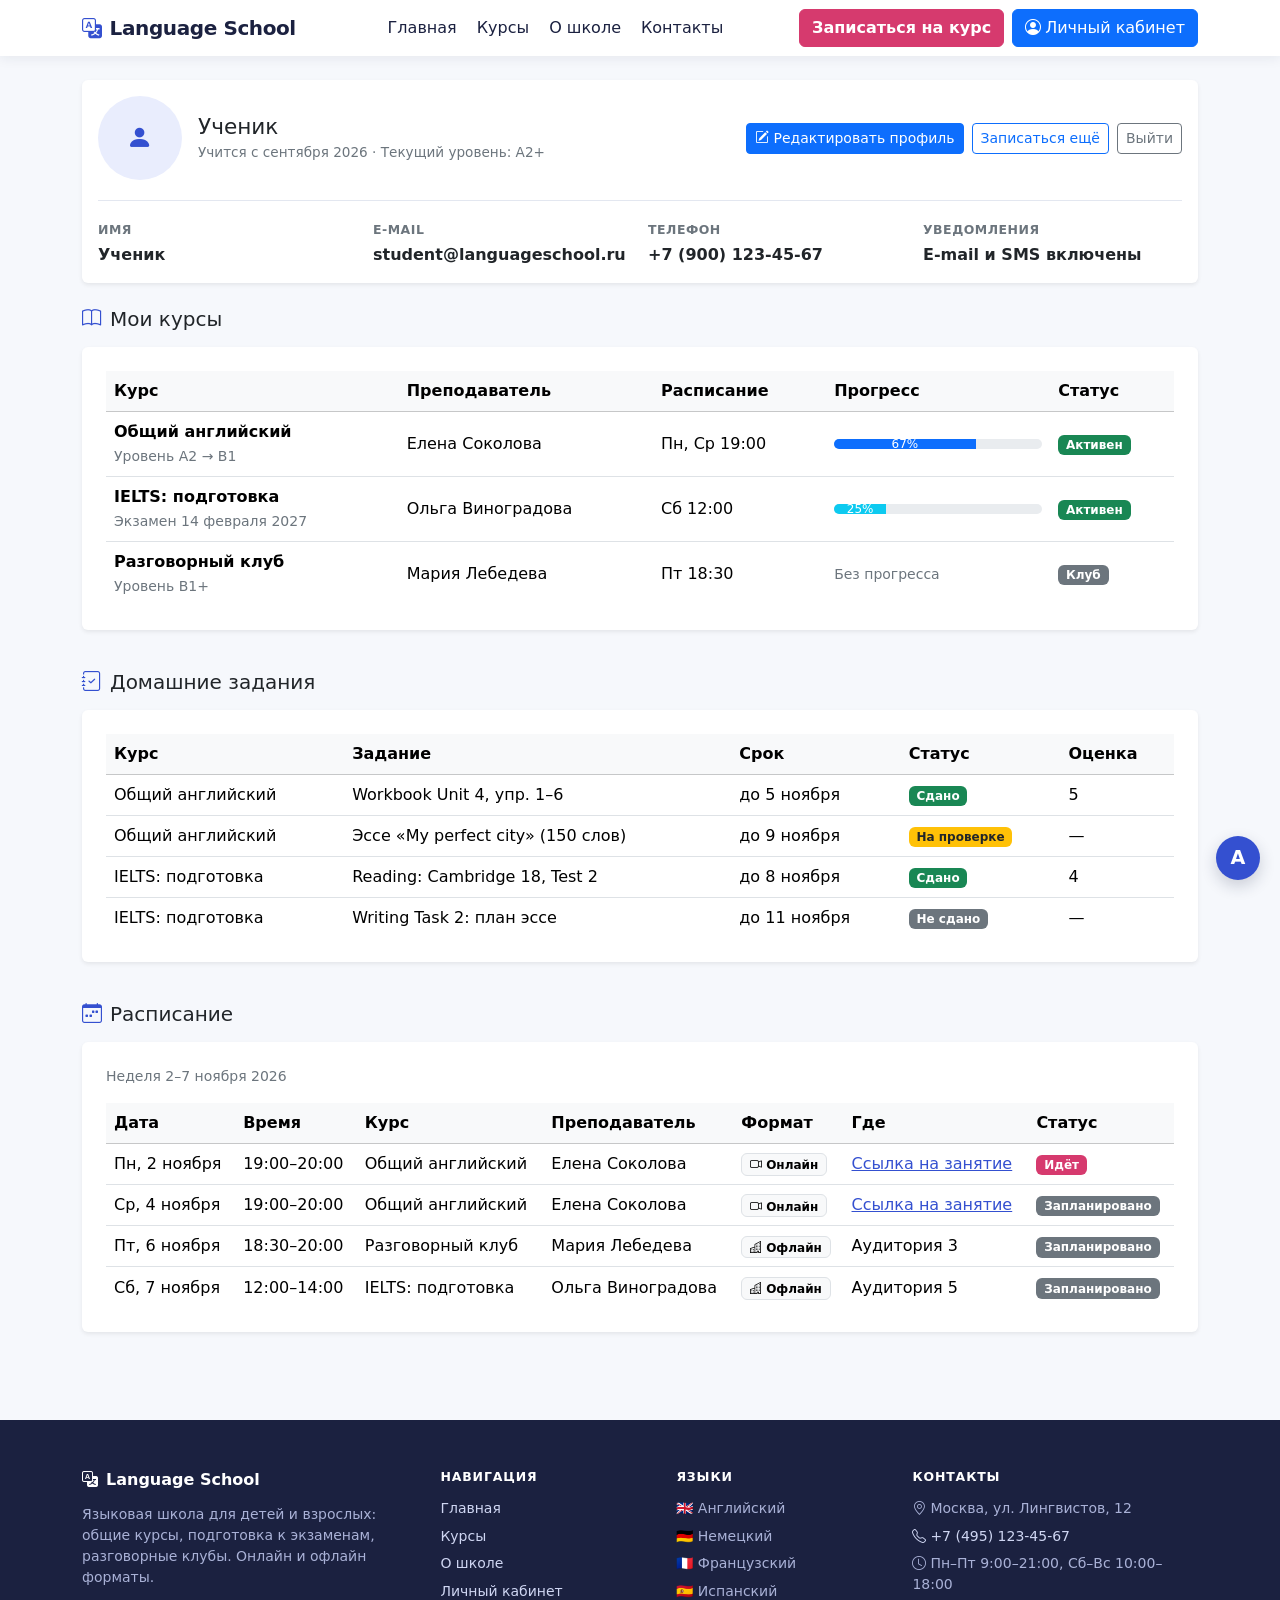
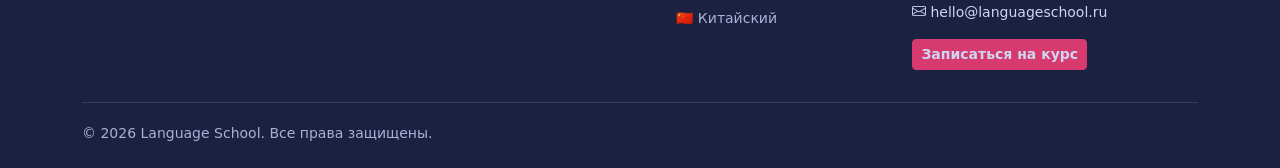
<file: account.html>
<!DOCTYPE html>
<html lang="ru">
<head>
  <meta charset="utf-8">
  <meta name="viewport" content="width=device-width, initial-scale=1">
  <title>Личный кабинет — Language School</title>
  <meta name="description" content="Личный кабинет ученика Language School: мои курсы, расписание занятий и данные профиля.">
  <link href="https://cdn.jsdelivr.net/npm/bootstrap@5.3.3/dist/css/bootstrap.min.css" rel="stylesheet">
  <link href="https://cdn.jsdelivr.net/npm/bootstrap-icons@1.11.3/font/bootstrap-icons.min.css" rel="stylesheet">
  <link href="css/style.css" rel="stylesheet">
</head>
<body>

<nav class="navbar navbar-expand-lg navbar--school sticky-top">
  <div class="container">
    <a class="navbar-brand fw-bold" href="index.html"><i class="bi bi-translate me-2"></i>Language School</a>
    <button class="navbar-toggler" type="button" data-bs-toggle="collapse" data-bs-target="#mainNav" aria-controls="mainNav" aria-expanded="false" aria-label="Переключить навигацию">
      <span class="navbar-toggler-icon"></span>
    </button>
    <div class="collapse navbar-collapse" id="mainNav">
      <ul class="navbar-nav mx-auto">
        <li class="nav-item"><a class="nav-link" href="index.html">Главная</a></li>
        <li class="nav-item"><a class="nav-link" href="courses.html">Курсы</a></li>
        <li class="nav-item"><a class="nav-link" href="about.html">О школе</a></li>
        <li class="nav-item"><a class="nav-link" href="contacts.html">Контакты</a></li>
      </ul>
      <div class="d-flex flex-wrap gap-2">
        <a href="enroll.html" class="btn btn--accent">Записаться на курс</a>
        <a href="account.html" class="btn btn-outline-primary active" aria-current="page"><i class="bi bi-person-circle me-1"></i>Личный кабинет</a>
      </div>
    </div>
  </div>
</nav>

<main>
  <div class="container mt-4 pb-5">

    <!-- Шапка кабинета: статус ученика + все данные профиля -->
    <div class="card border-0 shadow-sm mb-4">
      <div class="card-body">
        <div class="account-header">
          <span class="avatar avatar--lg"><i class="bi bi-person-fill"></i></span>
          <div class="account-header__info">
            <h1 class="account-header__title">Ученик</h1>
            <p class="account-header__subtitle">Учится с сентября 2026 · Текущий уровень: A2+</p>
          </div>
          <div class="account-header__actions">
            <button type="button" class="btn btn-sm btn-primary" data-bs-toggle="modal" data-bs-target="#profileModal">
              <i class="bi bi-pencil-square me-1"></i>Редактировать профиль
            </button>
            <a href="courses.html" class="btn btn-sm btn-outline-primary">Записаться ещё</a>
            <a href="index.html" class="btn btn-sm btn-outline-secondary">Выйти</a>
          </div>
        </div>
        <div class="account-profile">
          <div class="account-profile__item">
            <p class="profile-info__label">Имя</p>
            <p class="profile-info__value">Ученик</p>
          </div>
          <div class="account-profile__item">
            <p class="profile-info__label">E-mail</p>
            <p class="profile-info__value">student@languageschool.ru</p>
          </div>
          <div class="account-profile__item">
            <p class="profile-info__label">Телефон</p>
            <p class="profile-info__value">+7 (900) 123-45-67</p>
          </div>
          <div class="account-profile__item">
            <p class="profile-info__label">Уведомления</p>
            <p class="profile-info__value">E-mail и SMS включены</p>
          </div>
        </div>
      </div>
    </div>

    <!-- Мои курсы -->
    <section class="account-section" aria-labelledby="accountCoursesTitle">
      <h2 class="account-section__title h5" id="accountCoursesTitle"><i class="bi bi-book me-2 text-primary"></i>Мои курсы</h2>
      <div class="card border-0 shadow-sm"><div class="card-body p-4">
        <div class="table-responsive">
          <table class="table align-middle mb-0">
            <caption class="visually-hidden">Мои курсы и прогресс обучения</caption>
            <thead class="table-light">
              <tr><th scope="col">Курс</th><th scope="col">Преподаватель</th><th scope="col">Расписание</th><th scope="col" class="table-col--progress">Прогресс</th><th scope="col">Статус</th></tr>
            </thead>
            <tbody>
              <tr>
                <td><strong>Общий английский</strong><br><span class="small text-secondary">Уровень A2 → B1</span></td>
                <td>Елена Соколова</td>
                <td>Пн, Ср 19:00</td>
                <td><div class="progress progress--thin" role="progressbar" aria-valuenow="68" aria-valuemin="0" aria-valuemax="100"><div class="progress-bar progress-bar--68">67%</div></div></td>
                <td><span class="badge text-bg-success">Активен</span></td>
              </tr>
              <tr>
                <td><strong>IELTS: подготовка</strong><br><span class="small text-secondary">Экзамен 14 февраля 2027</span></td>
                <td>Ольга Виноградова</td>
                <td>Сб 12:00</td>
                <td><div class="progress progress--thin" role="progressbar" aria-valuenow="25" aria-valuemin="0" aria-valuemax="100"><div class="progress-bar bg-info progress-bar--25">25%</div></div></td>
                <td><span class="badge text-bg-success">Активен</span></td>
              </tr>
              <tr>
                <td><strong>Разговорный клуб</strong><br><span class="small text-secondary">Уровень B1+</span></td>
                <td>Мария Лебедева</td>
                <td>Пт 18:30</td>
                <td><span class="small text-secondary">Без прогресса</span></td>
                <td><span class="badge text-bg-secondary">Клуб</span></td>
              </tr>
            </tbody>
          </table>
        </div>
      </div></div>
    </section>


    <!-- Домашние задания -->
<section class="account-section" aria-labelledby="accountHwTitle">
  <h2 class="account-section__title h5" id="accountHwTitle"><i class="bi bi-journal-check me-2 text-primary"></i>Домашние задания</h2>
  <div class="card border-0 shadow-sm"><div class="card-body p-4">
    <div class="table-responsive">
      <table class="table align-middle mb-0">
        <caption class="visually-hidden">Домашние задания и статусы сдачи</caption>
        <thead class="table-light">
          <tr><th scope="col">Курс</th><th scope="col">Задание</th><th scope="col">Срок</th><th scope="col">Статус</th><th scope="col">Оценка</th></tr>
        </thead>
        <tbody>
          <tr>
            <td>Общий английский</td>
            <td>Workbook Unit 4, упр. 1–6</td>
            <td>до 5 ноября</td>
            <td><span class="badge text-bg-success">Сдано</span></td>
            <td>5</td>
          </tr>
          <tr>
            <td>Общий английский</td>
            <td>Эссе «My perfect city» (150 слов)</td>
            <td>до 9 ноября</td>
            <td><span class="badge text-bg-warning text-dark">На проверке</span></td>
            <td>—</td>
          </tr>
          <tr>
            <td>IELTS: подготовка</td>
            <td>Reading: Cambridge 18, Test 2</td>
            <td>до 8 ноября</td>
            <td><span class="badge text-bg-success">Сдано</span></td>
            <td>4</td>
          </tr>
          <tr>
            <td>IELTS: подготовка</td>
            <td>Writing Task 2: план эссе</td>
            <td>до 11 ноября</td>
            <td><span class="badge text-bg-secondary">Не сдано</span></td>
            <td>—</td>
          </tr>
        </tbody>
      </table>
    </div>
  </div></div>
</section>

    <!-- Расписание -->
    <section class="account-section" aria-labelledby="accountScheduleTitle">
      <h2 class="account-section__title h5" id="accountScheduleTitle"><i class="bi bi-calendar-week me-2 text-primary"></i>Расписание</h2>
      <div class="card border-0 shadow-sm"><div class="card-body p-4">
        <p class="text-secondary small mb-3">Неделя 2–7 ноября 2026</p>
        <div class="table-responsive">
          <table class="table align-middle mb-0">
            <caption class="visually-hidden">Расписание занятий на неделю</caption>
            <thead class="table-light">
              <tr><th scope="col">Дата</th><th scope="col">Время</th><th scope="col">Курс</th><th scope="col">Преподаватель</th><th scope="col">Формат</th><th scope="col">Где</th><th scope="col">Статус</th></tr>
            </thead>
            <tbody>
              <tr>
                <td>Пн, 2 ноября</td><td>19:00–20:00</td><td>Общий английский</td><td>Елена Соколова</td>
                <td><span class="badge text-bg-light border"><i class="bi bi-camera-video me-1"></i>Онлайн</span></td>
                <td><a href="#">Ссылка на занятие</a></td>
                <td><span class="badge badge--accent">Идёт</span></td>
              </tr>
              <tr>
                <td>Ср, 4 ноября</td><td>19:00–20:00</td><td>Общий английский</td><td>Елена Соколова</td>
                <td><span class="badge text-bg-light border"><i class="bi bi-camera-video me-1"></i>Онлайн</span></td>
                <td><a href="#">Ссылка на занятие</a></td>
                <td><span class="badge text-bg-secondary">Запланировано</span></td>
              </tr>
              <tr>
                <td>Пт, 6 ноября</td><td>18:30–20:00</td><td>Разговорный клуб</td><td>Мария Лебедева</td>
                <td><span class="badge text-bg-light border"><i class="bi bi-buildings me-1"></i>Офлайн</span></td>
                <td>Аудитория 3</td>
                <td><span class="badge text-bg-secondary">Запланировано</span></td>
              </tr>
              <tr>
                <td>Сб, 7 ноября</td><td>12:00–14:00</td><td>IELTS: подготовка</td><td>Ольга Виноградова</td>
                <td><span class="badge text-bg-light border"><i class="bi bi-buildings me-1"></i>Офлайн</span></td>
                <td>Аудитория 5</td>
                <td><span class="badge text-bg-secondary">Запланировано</span></td>
              </tr>
            </tbody>
          </table>
        </div>
      </div></div>
    </section>

  </div>
</main>

<!-- Модальное окно редактирования профиля -->
<div class="modal fade" id="profileModal" tabindex="-1" aria-labelledby="profileModalTitle" aria-hidden="true">
  <div class="modal-dialog modal-dialog-centered modal-lg">
    <div class="modal-content border-0 shadow">
      <form id="profileForm" class="needs-validation" novalidate>
        <div class="modal-header border-0 pb-0">
          <h2 class="modal-title h5" id="profileModalTitle">Редактирование профиля</h2>
          <button type="button" class="btn-close" data-bs-dismiss="modal" aria-label="Закрыть"></button>
        </div>
        <div class="modal-body">
          <div class="alert alert-success js-form-success" hidden>
            <i class="bi bi-check-circle me-1"></i>Данные профиля сохранены.
          </div>
          <div class="row g-3">
            <div class="col-md-6">
              <label class="form-label" for="profileName">Имя и фамилия *</label>
              <input type="text" class="form-control" id="profileName" value="Ученик" required minlength="2">
              <div class="invalid-feedback">Укажите имя.</div>
            </div>
            <div class="col-md-6">
              <label class="form-label" for="profileEmail">E-mail *</label>
              <input type="email" class="form-control" id="profileEmail" value="student@languageschool.ru" required>
              <div class="invalid-feedback">Укажите корректный e-mail.</div>
            </div>
            <div class="col-md-6">
              <label class="form-label" for="profilePhone">Телефон *</label>
              <input type="tel" class="form-control" id="profilePhone" value="+7 (900) 123-45-67" required pattern="\+7\s?\(?\d{3}\)?[\s\-]?\d{3}[\s\-]?\d{2}[\s\-]?\d{2}">
              <div class="invalid-feedback">Укажите телефон в формате +7 (900) 000-00-00.</div>
            </div>
            <div class="col-md-6">
              <label class="form-label" for="profilePassword">Новый пароль</label>
              <input type="password" class="form-control" id="profilePassword" minlength="6" placeholder="Оставьте пустым, если не менять">
              <div class="invalid-feedback">Пароль должен содержать минимум 6 символов.</div>
            </div>
            <div class="col-12">
              <div class="form-check">
                <input class="form-check-input" type="checkbox" id="notifyEmail" checked>
                <label class="form-check-label" for="notifyEmail">Уведомления об оценках и прогрессе на e-mail</label>
              </div>
              <div class="form-check">
                <input class="form-check-input" type="checkbox" id="notifySms" checked>
                <label class="form-check-label" for="notifySms">SMS-напоминания о занятиях</label>
              </div>
            </div>
          </div>
        </div>
        <div class="modal-footer border-0 pt-0">
          <button type="button" class="btn btn-outline-secondary" data-bs-dismiss="modal">Закрыть</button>
          <button type="submit" class="btn btn-primary">Сохранить изменения</button>
        </div>
      </form>
    </div>
  </div>
</div>

<footer class="site-footer">
  <div class="container">
    <div class="site-footer__grid">
      <div class="site-footer__col">
        <p class="site-footer__brand"><i class="bi bi-translate me-2"></i>Language School</p>
        <p class="site-footer__text">Языковая школа для детей и взрослых: общие курсы, подготовка к экзаменам, разговорные клубы. Онлайн и офлайн форматы.</p>
      </div>
      <nav class="site-footer__col" aria-label="Навигация в подвале">
        <p class="site-footer__heading">Навигация</p>
        <ul class="site-footer__list">
          <li><a href="index.html">Главная</a></li>
          <li><a href="courses.html">Курсы</a></li>
          <li><a href="about.html">О школе</a></li>
          <li><a href="account.html">Личный кабинет</a></li>
        </ul>
      </nav>
      <div class="site-footer__col">
        <p class="site-footer__heading">Языки</p>
        <ul class="site-footer__list">
          <li class="site-footer__item--plain">🇬🇧 Английский</li>
          <li class="site-footer__item--plain">🇩🇪 Немецкий</li>
          <li class="site-footer__item--plain">🇫🇷 Французский</li>
          <li class="site-footer__item--plain">🇪🇸 Испанский</li>
          <li class="site-footer__item--plain">🇨🇳 Китайский</li>
        </ul>
      </div>
      <div class="site-footer__col">
        <p class="site-footer__heading">Контакты</p>
        <ul class="site-footer__list">
          <li class="site-footer__item--plain"><i class="bi bi-geo-alt me-1"></i>Москва, ул. Лингвистов, 12</li>
          <li><a href="tel:+74951234567"><i class="bi bi-telephone me-1"></i>+7 (495) 123-45-67</a></li>
          <li class="site-footer__item--plain"><i class="bi bi-clock me-1"></i>Пн–Пт 9:00–21:00, Сб–Вс 10:00–18:00</li>
          <li><a href="mailto:hello@languageschool.ru"><i class="bi bi-envelope me-1"></i>hello@languageschool.ru</a></li>
        </ul>
        <a href="enroll.html" class="btn btn--accent btn-sm site-footer__cta">Записаться на курс</a>
      </div>
    </div>
    <div class="site-footer__bottom">
      <span>© 2026 Language School. Все права защищены.</span>
    </div>
  </div>
</footer>

<!-- Плавающая кнопка «Наверх» -->
<a href="#" class="to-top" aria-label="Наверх">A</a>

<script src="https://cdn.jsdelivr.net/npm/bootstrap@5.3.3/dist/js/bootstrap.bundle.min.js"></script>
<script src="js/main.js"></script>
</body>
</html>
</file>
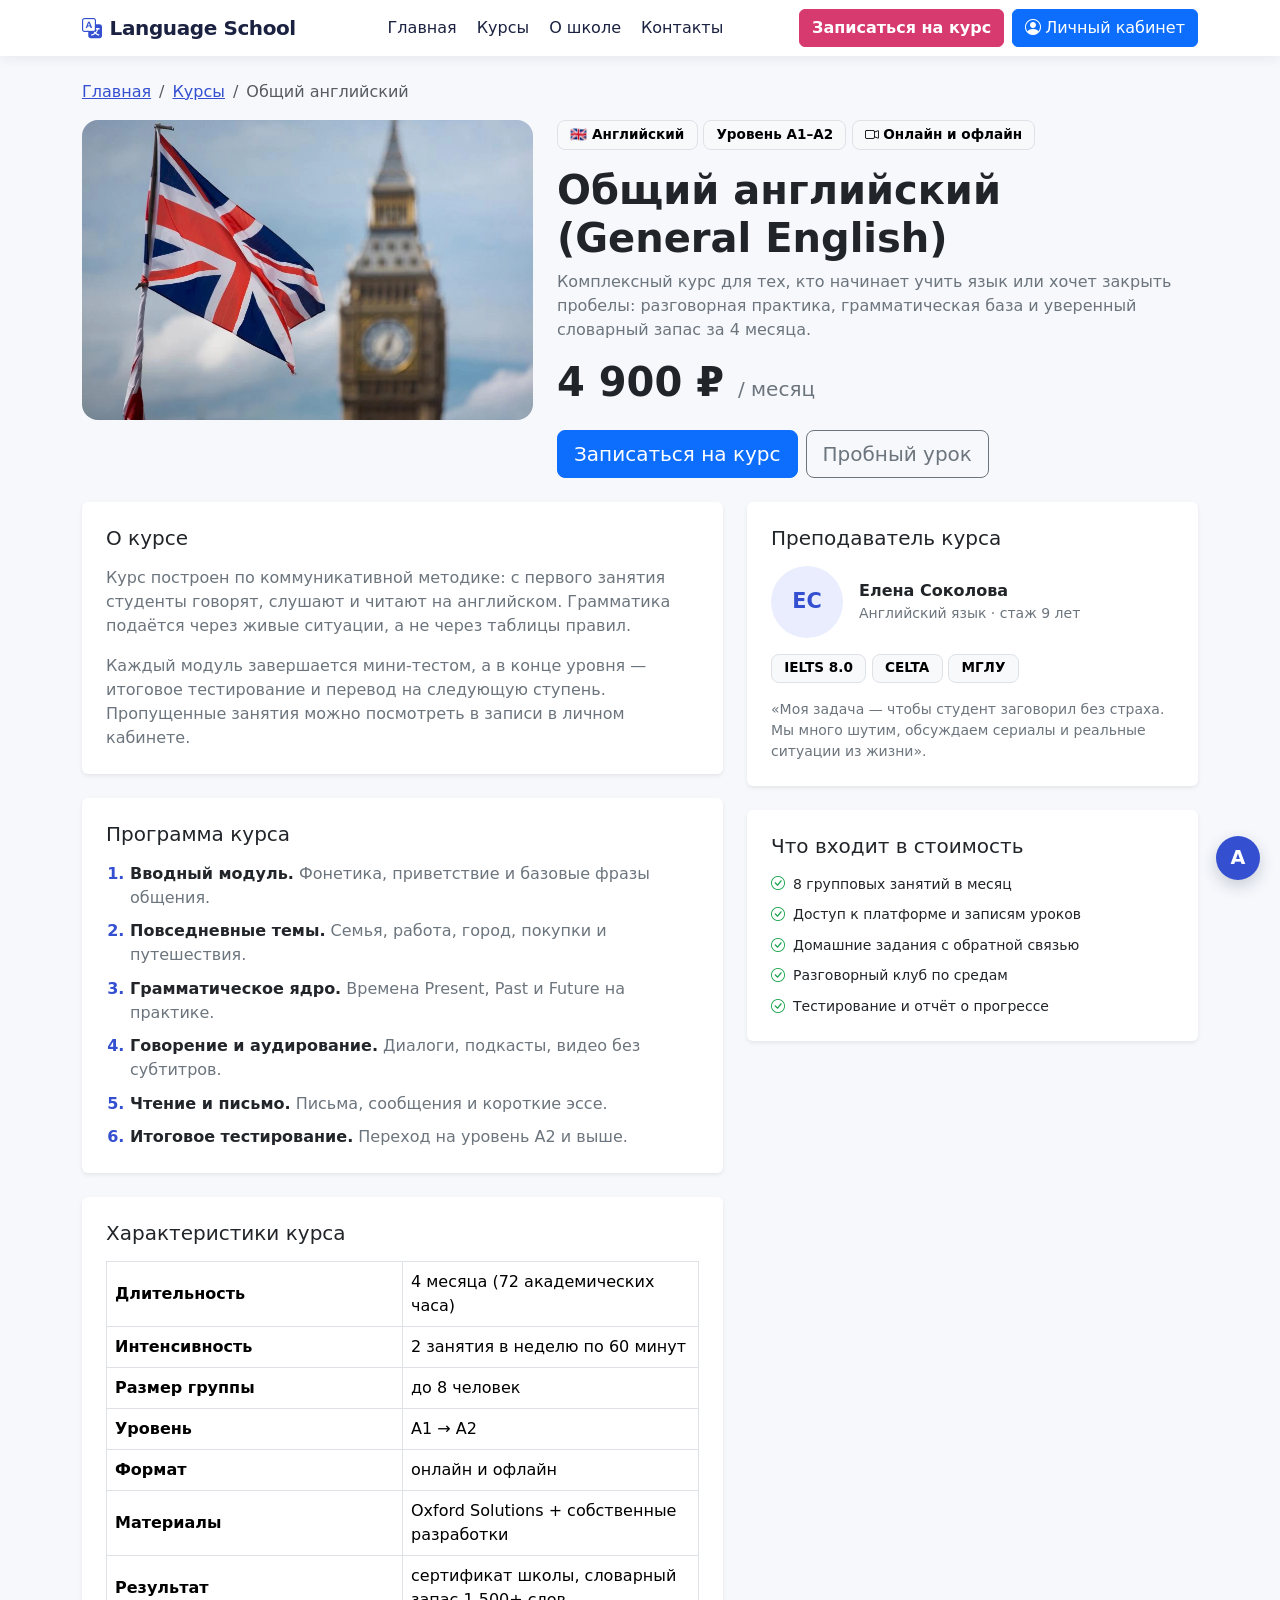
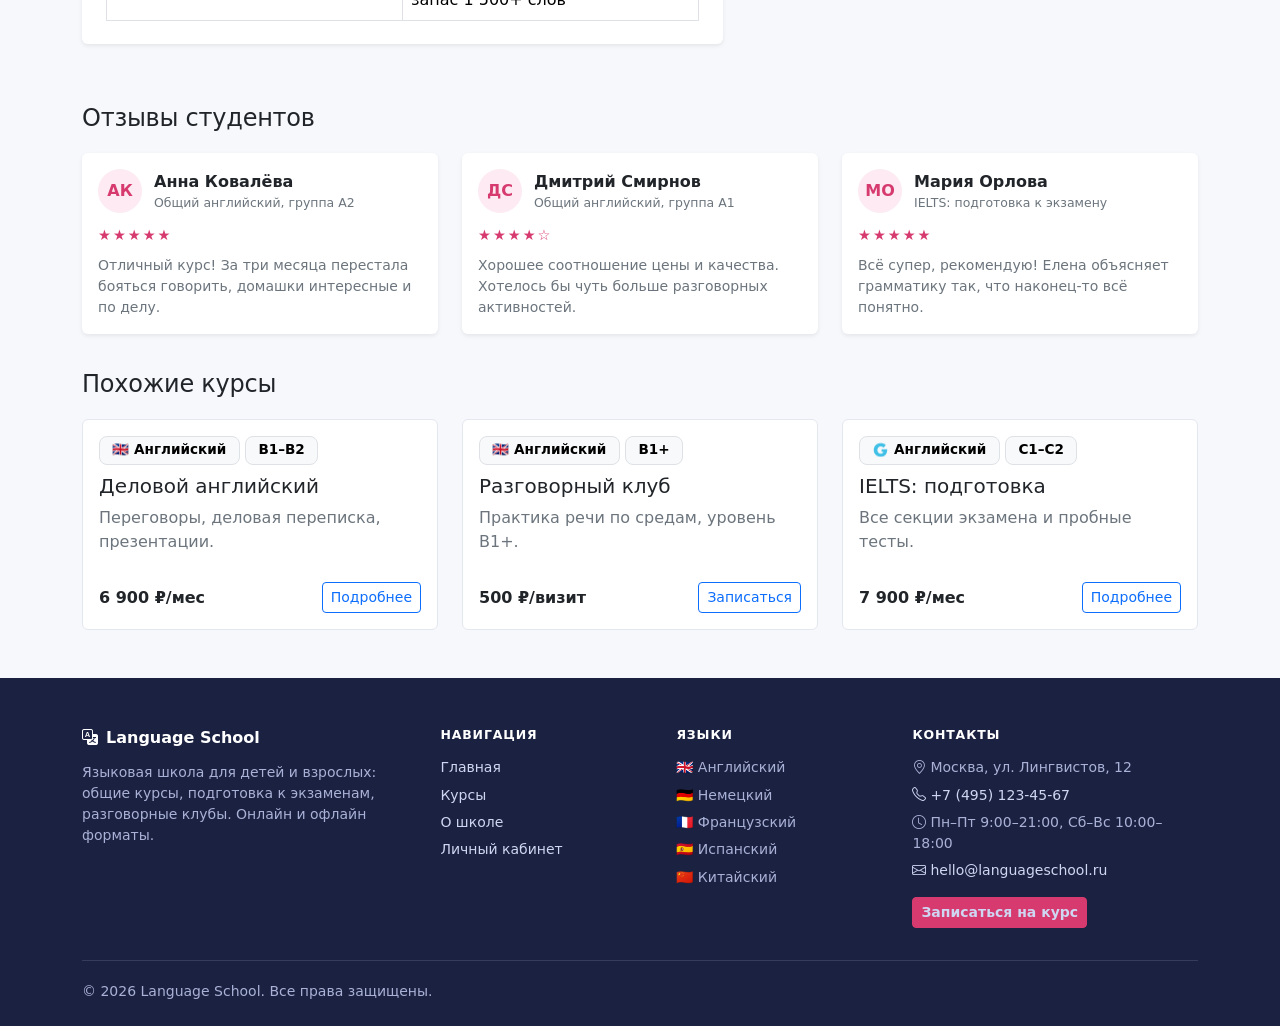
<file: course.html>
<!DOCTYPE html>
<html lang="ru">
<head>
  <meta charset="utf-8">
  <meta name="viewport" content="width=device-width, initial-scale=1">
  <title>Общий английский — Language School</title>
  <meta name="description" content="Курс «Общий английский» школы Language School: программа, характеристики, преподаватель и отзывы студентов.">
  <link href="https://cdn.jsdelivr.net/npm/bootstrap@5.3.3/dist/css/bootstrap.min.css" rel="stylesheet">
  <link href="https://cdn.jsdelivr.net/npm/bootstrap-icons@1.11.3/font/bootstrap-icons.min.css" rel="stylesheet">
  <link href="css/style.css" rel="stylesheet">
</head>
<body>

<nav class="navbar navbar-expand-lg navbar--school sticky-top">
  <div class="container">
    <a class="navbar-brand fw-bold" href="index.html"><i class="bi bi-translate me-2"></i>Language School</a>
    <button class="navbar-toggler" type="button" data-bs-toggle="collapse" data-bs-target="#mainNav" aria-controls="mainNav" aria-expanded="false" aria-label="Переключить навигацию">
      <span class="navbar-toggler-icon"></span>
    </button>
    <div class="collapse navbar-collapse" id="mainNav">
      <ul class="navbar-nav mx-auto">
        <li class="nav-item"><a class="nav-link" href="index.html">Главная</a></li>
        <li class="nav-item"><a class="nav-link" href="courses.html">Курсы</a></li>
        <li class="nav-item"><a class="nav-link" href="about.html">О школе</a></li>
        <li class="nav-item"><a class="nav-link" href="contacts.html">Контакты</a></li>
      </ul>
      <div class="d-flex flex-wrap gap-2">
        <a href="enroll.html" class="btn btn--accent">Записаться на курс</a>
        <a href="account.html" class="btn btn-outline-primary active" aria-current="page"><i class="bi bi-person-circle me-1"></i>Личный кабинет</a>
      </div>
    </div>
  </div>
</nav>

<main>
  <div class="container mt-4">
    <nav aria-label="Хлебные крошки">
      <ol class="breadcrumb small">
        <li class="breadcrumb-item"><a href="index.html">Главная</a></li>
        <li class="breadcrumb-item"><a href="courses.html">Курсы</a></li>
        <li class="breadcrumb-item active" aria-current="page">Общий английский</li>
      </ol>
    </nav>

    <!-- Шапка курса -->
    <div class="row g-4 align-items-start mb-4">
      <div class="col-lg-5">
        <img class="course-cover" src="img/britain-flag.jpg" alt="Курс общего английского: флаг Великобритании">
      </div>
      <div class="col-lg-7">
        <div class="course-card__meta mb-3">
          <span class="badge text-bg-light border">🇬🇧 Английский</span>
          <span class="badge text-bg-light border">Уровень A1–A2</span>
          <span class="badge text-bg-light border"><i class="bi bi-camera-video me-1"></i>Онлайн и офлайн</span>
        </div>
        <h1 class="fw-bold">Общий английский (General English)</h1>
        <p class="text-secondary">Комплексный курс для тех, кто начинает учить язык или хочет закрыть пробелы: разговорная практика, грамматическая база и уверенный словарный запас за 4 месяца.</p>
        <p class="display-6 fw-bold mb-4">4 900 ₽ <span class="fs-5 fw-normal text-secondary">/ месяц</span></p>
        <div class="d-flex flex-wrap gap-2">
          <button type="button" class="btn btn-primary btn-lg" data-enroll="Общий английский">Записаться на курс</button>
          <button type="button" class="btn btn-outline-secondary btn-lg" data-enroll="Пробный урок (бесплатно)">Пробный урок</button>
        </div>
      </div>
    </div>

    <div class="row g-4">
      <div class="col-lg-7">
        <section class="card border-0 shadow-sm mb-4"><div class="card-body p-4">
          <h2 class="h5 mb-3">О курсе</h2>
          <p class="text-secondary">Курс построен по коммуникативной методике: с первого занятия студенты говорят, слушают и читают на английском. Грамматика подаётся через живые ситуации, а не через таблицы правил.</p>
          <p class="text-secondary mb-0">Каждый модуль завершается мини-тестом, а в конце уровня — итоговое тестирование и перевод на следующую ступень. Пропущенные занятия можно посмотреть в записи в личном кабинете.</p>
        </div></section>

        <section class="card border-0 shadow-sm mb-4"><div class="card-body p-4">
          <h2 class="h5 mb-3">Программа курса</h2>
          <ol class="steps">
            <li class="steps__item"><strong class="text-body">Вводный модуль.</strong> Фонетика, приветствие и базовые фразы общения.</li>
            <li class="steps__item"><strong class="text-body">Повседневные темы.</strong> Семья, работа, город, покупки и путешествия.</li>
            <li class="steps__item"><strong class="text-body">Грамматическое ядро.</strong> Времена Present, Past и Future на практике.</li>
            <li class="steps__item"><strong class="text-body">Говорение и аудирование.</strong> Диалоги, подкасты, видео без субтитров.</li>
            <li class="steps__item"><strong class="text-body">Чтение и письмо.</strong> Письма, сообщения и короткие эссе.</li>
            <li class="steps__item"><strong class="text-body">Итоговое тестирование.</strong> Переход на уровень A2 и выше.</li>
          </ol>
        </div></section>

        <section class="card border-0 shadow-sm mb-4"><div class="card-body p-4">
          <h2 class="h5 mb-3">Характеристики курса</h2>
          <table class="table table-bordered align-middle mb-0">
            <caption class="visually-hidden">Характеристики курса «Общий английский»</caption>
            <tbody>
              <tr><th scope="row" class="w-50">Длительность</th><td>4 месяца (72 академических часа)</td></tr>
              <tr><th scope="row">Интенсивность</th><td>2 занятия в неделю по 60 минут</td></tr>
              <tr><th scope="row">Размер группы</th><td>до 8 человек</td></tr>
              <tr><th scope="row">Уровень</th><td>A1 → A2</td></tr>
              <tr><th scope="row">Формат</th><td>онлайн и офлайн</td></tr>
              <tr><th scope="row">Материалы</th><td>Oxford Solutions + собственные разработки</td></tr>
              <tr><th scope="row">Результат</th><td>сертификат школы, словарный запас 1 500+ слов</td></tr>
            </tbody>
          </table>
        </div></section>
      </div>

      <div class="col-lg-5">
        <section class="card border-0 shadow-sm mb-4"><div class="card-body p-4">
          <h2 class="h5 mb-3">Преподаватель курса</h2>
          <div class="d-flex gap-3 align-items-center mb-3">
            <span class="avatar">ЕС</span>
            <div>
              <p class="fw-bold mb-0">Елена Соколова</p>
              <p class="small text-secondary mb-0">Английский язык · стаж 9 лет</p>
            </div>
          </div>
          <div class="course-card__meta mb-3">
            <span class="badge text-bg-light border">IELTS 8.0</span>
            <span class="badge text-bg-light border">CELTA</span>
            <span class="badge text-bg-light border">МГЛУ</span>
          </div>
          <p class="small text-secondary mb-0">«Моя задача — чтобы студент заговорил без страха. Мы много шутим, обсуждаем сериалы и реальные ситуации из жизни».</p>
        </div></section>

        <section class="card border-0 shadow-sm"><div class="card-body p-4">
          <h2 class="h5 mb-3">Что входит в стоимость</h2>
          <ul class="features">
            <li class="features__item"><i class="bi bi-check-circle features__icon"></i>8 групповых занятий в месяц</li>
            <li class="features__item"><i class="bi bi-check-circle features__icon"></i>Доступ к платформе и записям уроков</li>
            <li class="features__item"><i class="bi bi-check-circle features__icon"></i>Домашние задания с обратной связью</li>
            <li class="features__item"><i class="bi bi-check-circle features__icon"></i>Разговорный клуб по средам</li>
            <li class="features__item"><i class="bi bi-check-circle features__icon"></i>Тестирование и отчёт о прогрессе</li>
          </ul>
        </div></section>
      </div>
    </div>

<!-- Отзывы студентов -->
<section class="section">
  <h2 class="section__title h4">Отзывы студентов</h2>
  <div class="row g-4">
    <div class="col-md-4">
      <article class="card review-card border-0 shadow-sm h-100"><div class="card-body">
        <div class="review-card__header">
          <span class="review-card__avatar">АК</span>
          <div>
            <p class="review-card__name">Анна Ковалёва</p>
            <p class="review-card__course">Общий английский, группа A2</p>
          </div>
        </div>
        <p class="review-card__rating">★★★★★</p>
        <p class="review-card__text">Отличный курс! За три месяца перестала бояться говорить, домашки интересные и по делу.</p>
      </div></article>
    </div>
    <div class="col-md-4">
      <article class="card review-card border-0 shadow-sm h-100"><div class="card-body">
        <div class="review-card__header">
          <span class="review-card__avatar">ДС</span>
          <div>
            <p class="review-card__name">Дмитрий Смирнов</p>
            <p class="review-card__course">Общий английский, группа A1</p>
          </div>
        </div>
        <p class="review-card__rating">★★★★☆</p>
        <p class="review-card__text">Хорошее соотношение цены и качества. Хотелось бы чуть больше разговорных активностей.</p>
      </div></article>
    </div>
    <div class="col-md-4">
      <article class="card review-card border-0 shadow-sm h-100"><div class="card-body">
        <div class="review-card__header">
          <span class="review-card__avatar">МО</span>
          <div>
            <p class="review-card__name">Мария Орлова</p>
            <p class="review-card__course">IELTS: подготовка к экзамену</p>
          </div>
        </div>
        <p class="review-card__rating">★★★★★</p>
        <p class="review-card__text">Всё супер, рекомендую! Елена объясняет грамматику так, что наконец-то всё понятно.</p>
      </div></article>
    </div>
  </div>
</section>
</main>

<!-- Похожие курсы -->
<div class="container pb-5">
  <h2 class="section__title h4">Похожие курсы</h2>
  <div class="row g-4">
    <div class="col-md-4">
      <article class="card course-card h-100">
        <div class="card-body course-card__body">
          <div class="course-card__meta">
            <span class="badge text-bg-light border">🇬🇧 Английский</span>
            <span class="badge text-bg-light border">B1–B2</span>
          </div>
          <h3 class="course-card__title">Деловой английский</h3>
          <p class="course-card__text">Переговоры, деловая переписка, презентации.</p>
          <div class="course-card__footer d-flex justify-content-between align-items-center">
            <span class="fw-bold">6 900 ₽/мес</span>
            <a href="course.html" class="btn btn-sm btn-outline-primary">Подробнее</a>
          </div>
        </div>
      </article>
    </div>
    <div class="col-md-4">
      <article class="card course-card h-100">
        <div class="card-body course-card__body">
          <div class="course-card__meta">
            <span class="badge text-bg-light border">🇬🇧 Английский</span>
            <span class="badge text-bg-light border">B1+</span>
          </div>
          <h3 class="course-card__title">Разговорный клуб</h3>
          <p class="course-card__text">Практика речи по средам, уровень B1+.</p>
          <div class="course-card__footer d-flex justify-content-between align-items-center">
            <span class="fw-bold">500 ₽/визит</span>
            <button type="button" class="btn btn-sm btn-outline-primary" data-enroll="Разговорный клуб">Записаться</button>
          </div>
        </div>
      </article>
    </div>
    <div class="col-md-4">
      <article class="card course-card h-100">
        <div class="card-body course-card__body">
          <div class="course-card__meta">
            <span class="badge text-bg-light border">🇬 Английский</span>
            <span class="badge text-bg-light border">C1–C2</span>
          </div>
          <h3 class="course-card__title">IELTS: подготовка</h3>
          <p class="course-card__text">Все секции экзамена и пробные тесты.</p>
          <div class="course-card__footer d-flex justify-content-between align-items-center">
            <span class="fw-bold">7 900 ₽/мес</span>
            <a href="course.html" class="btn btn-sm btn-outline-primary">Подробнее</a>
          </div>
        </div>
      </article>
    </div>
  </div>
</div>

<footer class="site-footer">
  <div class="container">
    <div class="site-footer__grid">
      <div class="site-footer__col">
        <p class="site-footer__brand"><i class="bi bi-translate me-2"></i>Language School</p>
        <p class="site-footer__text">Языковая школа для детей и взрослых: общие курсы, подготовка к экзаменам, разговорные клубы. Онлайн и офлайн форматы.</p>
      </div>
      <nav class="site-footer__col" aria-label="Навигация в подвале">
        <p class="site-footer__heading">Навигация</p>
        <ul class="site-footer__list">
          <li><a href="index.html">Главная</a></li>
          <li><a href="courses.html">Курсы</a></li>
          <li><a href="about.html">О школе</a></li>
          <li><a href="account.html">Личный кабинет</a></li>
        </ul>
      </nav>
      <div class="site-footer__col">
        <p class="site-footer__heading">Языки</p>
        <ul class="site-footer__list">
          <li class="site-footer__item--plain">🇬🇧 Английский</li>
          <li class="site-footer__item--plain">🇩🇪 Немецкий</li>
          <li class="site-footer__item--plain">🇫🇷 Французский</li>
          <li class="site-footer__item--plain">🇪🇸 Испанский</li>
          <li class="site-footer__item--plain">🇨🇳 Китайский</li>
        </ul>
      </div>
      <div class="site-footer__col">
        <p class="site-footer__heading">Контакты</p>
        <ul class="site-footer__list">
          <li class="site-footer__item--plain"><i class="bi bi-geo-alt me-1"></i>Москва, ул. Лингвистов, 12</li>
          <li><a href="tel:+74951234567"><i class="bi bi-telephone me-1"></i>+7 (495) 123-45-67</a></li>
          <li class="site-footer__item--plain"><i class="bi bi-clock me-1"></i>Пн–Пт 9:00–21:00, Сб–Вс 10:00–18:00</li>
          <li><a href="mailto:hello@languageschool.ru"><i class="bi bi-envelope me-1"></i>hello@languageschool.ru</a></li>
        </ul>
        <a href="enroll.html" class="btn btn--accent btn-sm site-footer__cta">Записаться на курс</a>
      </div>
    </div>
    <div class="site-footer__bottom">
      <span>© 2026 Language School. Все права защищены.</span>
    </div>
  </div>
</footer>

<!-- Плавающая кнопка «Наверх» -->
<a href="#" class="to-top" aria-label="Наверх">A</a>

<!-- Модальное окно быстрой записи -->
<div class="modal fade" id="enrollModal" tabindex="-1" aria-labelledby="enrollModalTitle" aria-hidden="true">
  <div class="modal-dialog modal-dialog-centered">
    <div class="modal-content border-0 shadow">
      <form id="enrollModalForm" class="needs-validation" novalidate>
        <div class="modal-header border-0 pb-0">
          <h2 class="modal-title h5" id="enrollModalTitle">Быстрая запись</h2>
          <button type="button" class="btn-close" data-bs-dismiss="modal" aria-label="Закрыть"></button>
        </div>
        <div class="modal-body">
          <div class="mb-3">
            <label for="modalName" class="form-label">Имя *</label>
            <input type="text" class="form-control" id="modalName" name="name" required minlength="2" placeholder="Ваше имя">
            <div class="invalid-feedback">Укажите имя.</div>
          </div>
          <div class="mb-3">
            <label for="modalPhone" class="form-label">Телефон *</label>
            <input type="tel" class="form-control" id="modalPhone" name="phone" required pattern="\+7\s?\(?\d{3}\)?[\s\-]?\d{3}[\s\-]?\d{2}[\s\-]?\d{2}" placeholder="+7 (900) 000-00-00">
            <div class="invalid-feedback">Укажите телефон в формате +7 (900) 000-00-00.</div>
          </div>
          <fieldset class="mb-3">
            <legend class="fs-6 form-label mb-2">Формат обучения</legend>
            <div class="form-check form-check-inline">
              <input class="form-check-input" type="radio" name="modalFormat" id="modalFormatOnline" value="online" checked>
              <label class="form-check-label" for="modalFormatOnline">Онлайн</label>
            </div>
            <div class="form-check form-check-inline">
              <input class="form-check-input" type="radio" name="modalFormat" id="modalFormatOffline" value="offline">
              <label class="form-check-label" for="modalFormatOffline">Офлайн</label>
            </div>
          </fieldset>
          <div class="form-check mb-3">
            <input class="form-check-input" type="checkbox" id="modalAgree" required>
            <label class="form-check-label small" for="modalAgree">Я согласен на обработку персональных данных *</label>
            <div class="invalid-feedback">Для отправки заявки необходимо согласие.</div>
          </div>
          <div class="alert alert-success py-2 small mb-0" id="modalSuccess" hidden>
            <i class="bi bi-check-circle me-1"></i>Заявка отправлена! Администратор свяжется с вами в ближайшее время.
          </div>
        </div>
        <div class="modal-footer border-0 pt-0">
          <button type="button" class="btn btn-outline-secondary" data-bs-dismiss="modal">Закрыть</button>
          <button type="submit" class="btn btn-primary">Отправить заявку</button>
        </div>
      </form>
    </div>
  </div>
</div>

<script src="https://cdn.jsdelivr.net/npm/bootstrap@5.3.3/dist/js/bootstrap.bundle.min.js"></script>
<script src="js/main.js"></script>
</body>
</html>
</file>
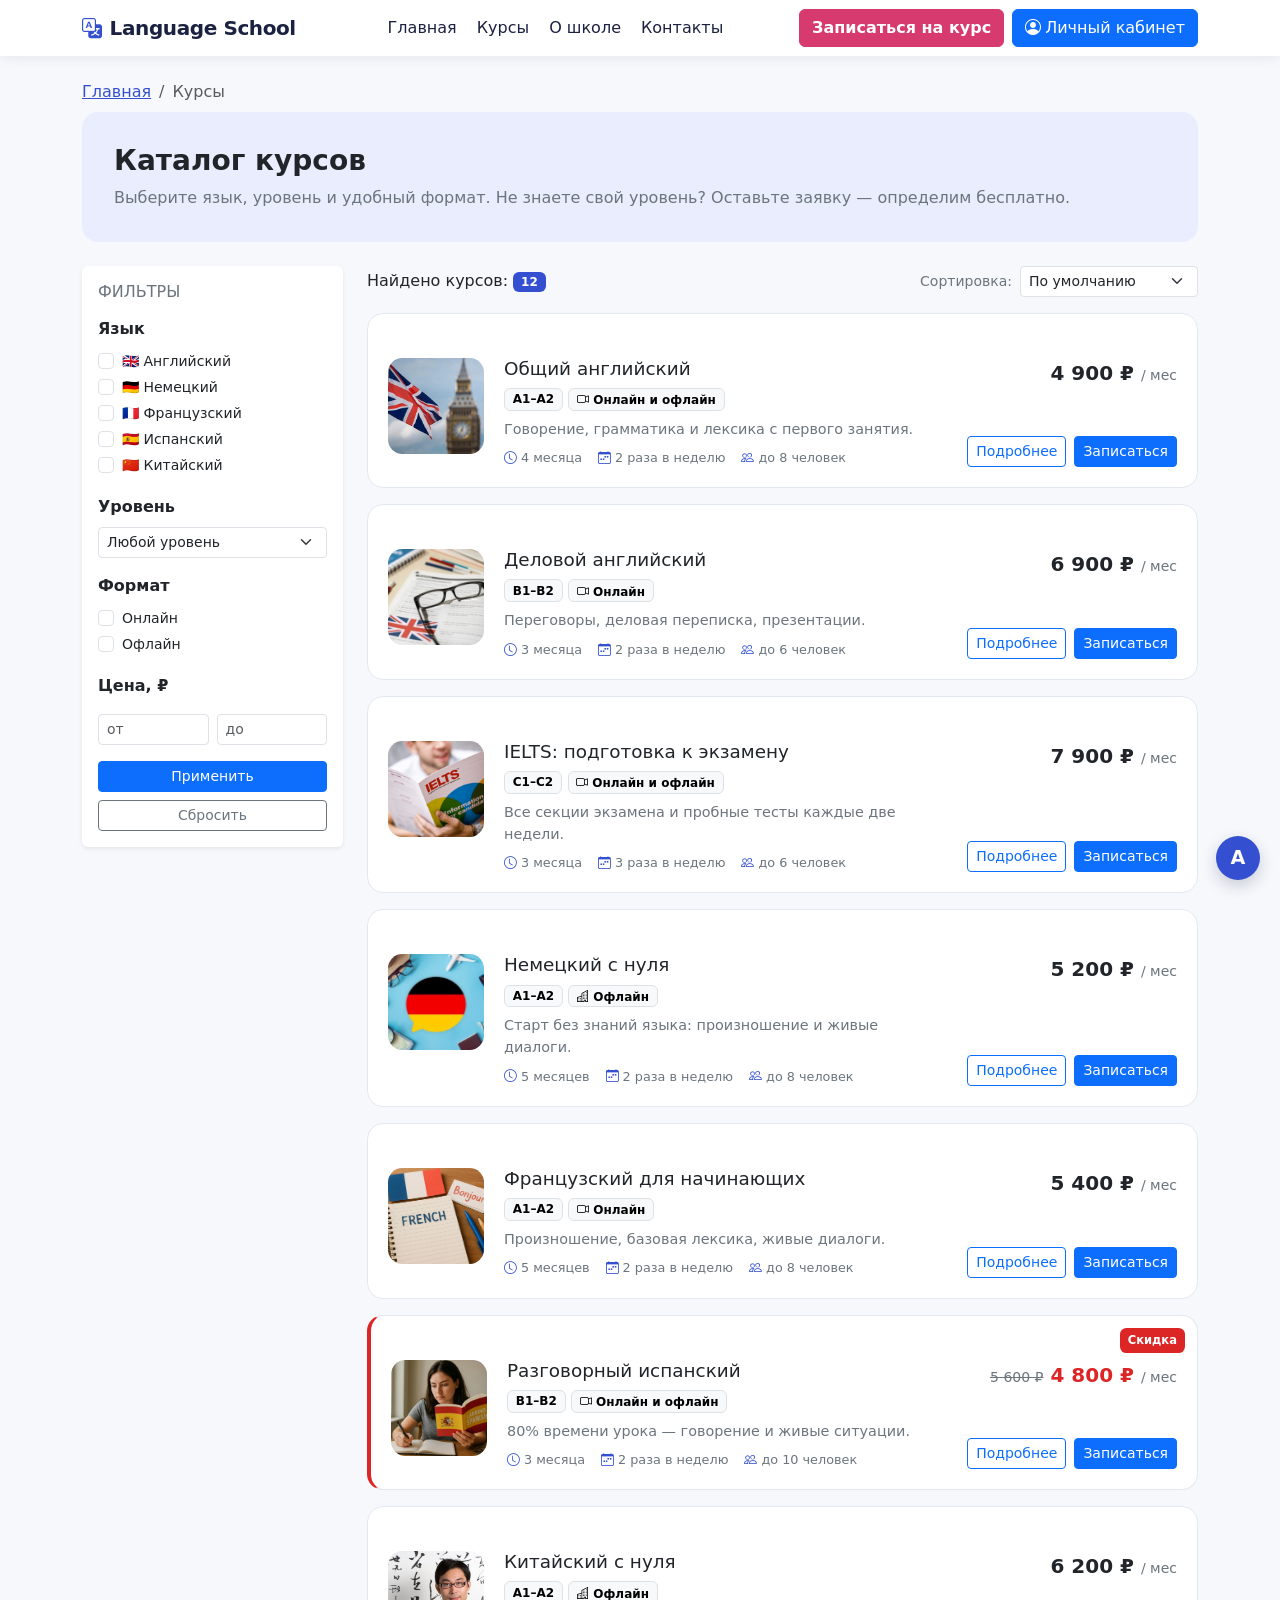
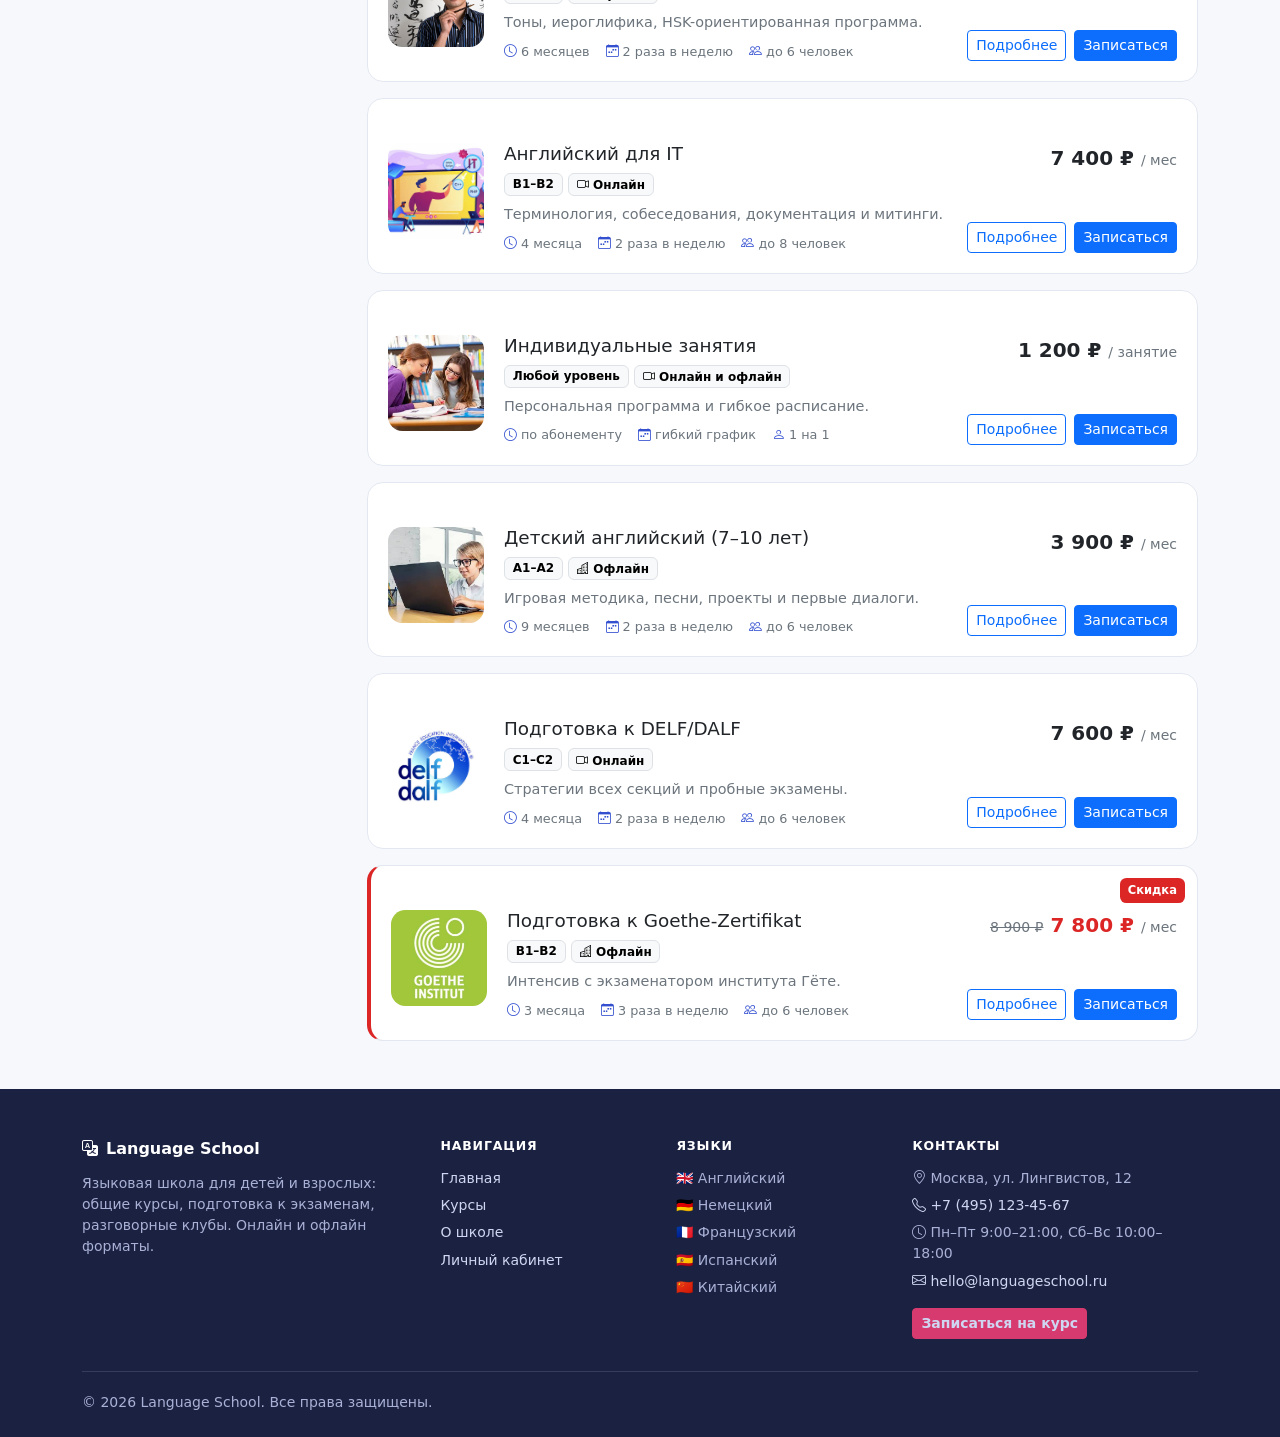
<file: courses.html>
<!DOCTYPE html>
<html lang="ru">
<head>
  <meta charset="utf-8">
  <meta name="viewport" content="width=device-width, initial-scale=1">
  <title>Курсы — Language School</title>
  <meta name="description" content="Каталог курсов языковой школы Language School: английский, немецкий, французский, испанский и китайский языки, онлайн и офлайн.">
  <link href="https://cdn.jsdelivr.net/npm/bootstrap@5.3.3/dist/css/bootstrap.min.css" rel="stylesheet">
  <link href="https://cdn.jsdelivr.net/npm/bootstrap-icons@1.11.3/font/bootstrap-icons.min.css" rel="stylesheet">
  <link href="css/style.css" rel="stylesheet">
</head>
<body>

<nav class="navbar navbar-expand-lg navbar--school sticky-top">
  <div class="container">
    <a class="navbar-brand fw-bold" href="index.html"><i class="bi bi-translate me-2"></i>Language School</a>
    <button class="navbar-toggler" type="button" data-bs-toggle="collapse" data-bs-target="#mainNav" aria-controls="mainNav" aria-expanded="false" aria-label="Переключить навигацию">
      <span class="navbar-toggler-icon"></span>
    </button>
    <div class="collapse navbar-collapse" id="mainNav">
      <ul class="navbar-nav mx-auto">
        <li class="nav-item"><a class="nav-link" href="index.html">Главная</a></li>
        <li class="nav-item"><a class="nav-link" href="courses.html">Курсы</a></li>
        <li class="nav-item"><a class="nav-link" href="about.html">О школе</a></li>
        <li class="nav-item"><a class="nav-link" href="contacts.html">Контакты</a></li>
      </ul>
      <div class="d-flex flex-wrap gap-2">
        <a href="enroll.html" class="btn btn--accent">Записаться на курс</a>
        <a href="account.html" class="btn btn-outline-primary active" aria-current="page"><i class="bi bi-person-circle me-1"></i>Личный кабинет</a>
      </div>
    </div>
  </div>
</nav>

<main>
  <div class="container mt-4">
    <nav aria-label="Хлебные крошки">
      <ol class="breadcrumb small mb-2">
        <li class="breadcrumb-item"><a href="index.html">Главная</a></li>
        <li class="breadcrumb-item active" aria-current="page">Курсы</li>
      </ol>
    </nav>
    <div class="page-header-block mb-4">
      <h1 class="h3 fw-bold mb-2">Каталог курсов</h1>
      <p class="text-secondary mb-0">Выберите язык, уровень и удобный формат. Не знаете свой уровень? Оставьте заявку — определим бесплатно.</p>
    </div>

    <div class="row g-4">

      <!-- Липкий фильтр -->
      <aside class="col-lg-4 col-xl-3">
        <form id="filterForm" class="card filters-panel border-0 shadow-sm">
          <div class="card-body">
            <h2 class="h6 text-uppercase text-secondary mb-3">Фильтры</h2>

            <fieldset class="mb-3">
              <legend class="fs-6 fw-bold">Язык</legend>
              <div class="form-check"><input class="form-check-input" type="checkbox" name="lang" id="langEn" value="en"><label class="form-check-label small" for="langEn">🇬🇧 Английский</label></div>
              <div class="form-check"><input class="form-check-input" type="checkbox" name="lang" id="langDe" value="de"><label class="form-check-label small" for="langDe">🇩🇪 Немецкий</label></div>
              <div class="form-check"><input class="form-check-input" type="checkbox" name="lang" id="langFr" value="fr"><label class="form-check-label small" for="langFr">🇫🇷 Французский</label></div>
              <div class="form-check"><input class="form-check-input" type="checkbox" name="lang" id="langEs" value="es"><label class="form-check-label small" for="langEs">🇪🇸 Испанский</label></div>
              <div class="form-check"><input class="form-check-input" type="checkbox" name="lang" id="langZh" value="zh"><label class="form-check-label small" for="langZh">🇨🇳 Китайский</label></div>
            </fieldset>

            <div class="mb-3">
              <label class="form-label fs-6 fw-bold" for="levelFilter">Уровень</label>
              <select class="form-select form-select-sm" id="levelFilter">
                <option value="">Любой уровень</option>
                <option value="a1a2">A1–A2 (начальный)</option>
                <option value="b1b2">B1–B2 (средний)</option>
                <option value="c1c2">C1–C2 (продвинутый)</option>
              </select>
            </div>

            <fieldset class="mb-3">
              <legend class="fs-6 fw-bold">Формат</legend>
              <div class="form-check"><input class="form-check-input" type="checkbox" name="format" id="formatOnline" value="online"><label class="form-check-label small" for="formatOnline">Онлайн</label></div>
              <div class="form-check"><input class="form-check-input" type="checkbox" name="format" id="formatOffline" value="offline"><label class="form-check-label small" for="formatOffline">Офлайн</label></div>
            </fieldset>

            <fieldset class="mb-3">
              <legend class="fs-6 fw-bold">Цена, ₽</legend>
              <div class="row g-2">
                <div class="col-6"><input type="number" class="form-control form-control-sm" id="priceFrom" placeholder="от" min="0"></div>
                <div class="col-6"><input type="number" class="form-control form-control-sm" id="priceTo" placeholder="до" min="0"></div>
              </div>
            </fieldset>

            <div class="d-grid gap-2">
              <button type="submit" class="btn btn-primary btn-sm">Применить</button>
              <button type="reset" class="btn btn-outline-secondary btn-sm">Сбросить</button>
            </div>
          </div>
        </form>
      </aside>

      <!-- Список курсов -->
      <section class="col-lg-8 col-xl-9">

        <div class="course-toolbar">
          <p class="course-toolbar__count">Найдено курсов: <span class="badge text-bg-primary" id="coursesCount">12</span></p>
          <label class="course-toolbar__sort" for="sortSelect">
            Сортировка:
            <select class="form-select form-select-sm" id="sortSelect">
              <option value="default" selected>По умолчанию</option>
              <option value="asc">Сначала дешевле</option>
              <option value="desc">Сначала дороже</option>
            </select>
          </label>
        </div>

        <div id="noResults" class="alert alert-warning" hidden>
          По выбранным фильтрам курсов не найдено. Измените условия или
          <button id="resetFilters" type="button" class="btn btn-link p-0 align-baseline">сбросьте фильтры</button>.
        </div>

        <div class="course-list" id="courseList">

  <article class="course-item" data-course-card data-language="en" data-level="a1a2" data-format="online offline" data-price="4900">
    <img class="course-item__img" src="img/1.jpg" alt="Курс «Общий английский»" loading="lazy">
    <div class="course-item__body">
      <h3 class="course-item__title">Общий английский</h3>
      <div class="course-item__meta">
        <span class="badge text-bg-light border">A1–A2</span>
        <span class="badge text-bg-light border"><i class="bi bi-camera-video me-1"></i>Онлайн и офлайн</span>
      </div>
      <p class="course-item__text">Говорение, грамматика и лексика с первого занятия.</p>
      <ul class="course-item__details">
        <li><i class="bi bi-clock"></i>4 месяца</li>
        <li><i class="bi bi-calendar-week"></i>2 раза в неделю</li>
        <li><i class="bi bi-people"></i>до 8 человек</li>
      </ul>
    </div>
    <div class="course-item__aside">
      <p class="course-item__price">4 900 ₽ <span class="course-item__price-period">/ мес</span></p>
      <div class="course-item__actions">
        <a href="course.html" class="btn btn-sm btn-outline-primary">Подробнее</a>
        <button type="button" class="btn btn-sm btn-primary" data-enroll="Общий английский">Записаться</button>
      </div>
    </div>
  </article>

  <article class="course-item" data-course-card data-language="en" data-level="b1b2" data-format="online" data-price="6900">
    <img class="course-item__img" src="img/2.jpg" alt="Курс «Деловой английский»" loading="lazy">
    <div class="course-item__body">
      <h3 class="course-item__title">Деловой английский</h3>
      <div class="course-item__meta">
        <span class="badge text-bg-light border">B1–B2</span>
        <span class="badge text-bg-light border"><i class="bi bi-camera-video me-1"></i>Онлайн</span>
      </div>
      <p class="course-item__text">Переговоры, деловая переписка, презентации.</p>
      <ul class="course-item__details">
        <li><i class="bi bi-clock"></i>3 месяца</li>
        <li><i class="bi bi-calendar-week"></i>2 раза в неделю</li>
        <li><i class="bi bi-people"></i>до 6 человек</li>
      </ul>
    </div>
    <div class="course-item__aside">
      <p class="course-item__price">6 900 ₽ <span class="course-item__price-period">/ мес</span></p>
      <div class="course-item__actions">
        <a href="course.html" class="btn btn-sm btn-outline-primary">Подробнее</a>
        <button type="button" class="btn btn-sm btn-primary" data-enroll="Деловой английский">Записаться</button>
      </div>
    </div>
  </article>

  <article class="course-item" data-course-card data-language="en" data-level="c1c2" data-format="online offline" data-price="7900">
    <img class="course-item__img" src="img/3.jpg" alt="Курс «IELTS: подготовка к экзамену»" loading="lazy">
    <div class="course-item__body">
      <h3 class="course-item__title">IELTS: подготовка к экзамену</h3>
      <div class="course-item__meta">
        <span class="badge text-bg-light border">C1–C2</span>
        <span class="badge text-bg-light border"><i class="bi bi-camera-video me-1"></i>Онлайн и офлайн</span>
      </div>
      <p class="course-item__text">Все секции экзамена и пробные тесты каждые две недели.</p>
      <ul class="course-item__details">
        <li><i class="bi bi-clock"></i>3 месяца</li>
        <li><i class="bi bi-calendar-week"></i>3 раза в неделю</li>
        <li><i class="bi bi-people"></i>до 6 человек</li>
      </ul>
    </div>
    <div class="course-item__aside">
      <p class="course-item__price">7 900 ₽ <span class="course-item__price-period">/ мес</span></p>
      <div class="course-item__actions">
        <a href="course.html" class="btn btn-sm btn-outline-primary">Подробнее</a>
        <button type="button" class="btn btn-sm btn-primary" data-enroll="IELTS: подготовка к экзамену">Записаться</button>
      </div>
    </div>
  </article>

  <article class="course-item" data-course-card data-language="de" data-level="a1a2" data-format="offline" data-price="5200">
    <img class="course-item__img" src="img/4.jpg" alt="Курс «Немецкий с нуля»" loading="lazy">
    <div class="course-item__body">
      <h3 class="course-item__title">Немецкий с нуля</h3>
      <div class="course-item__meta">
        <span class="badge text-bg-light border">A1–A2</span>
        <span class="badge text-bg-light border"><i class="bi bi-buildings me-1"></i>Офлайн</span>
      </div>
      <p class="course-item__text">Старт без знаний языка: произношение и живые диалоги.</p>
      <ul class="course-item__details">
        <li><i class="bi bi-clock"></i>5 месяцев</li>
        <li><i class="bi bi-calendar-week"></i>2 раза в неделю</li>
        <li><i class="bi bi-people"></i>до 8 человек</li>
      </ul>
    </div>
    <div class="course-item__aside">
      <p class="course-item__price">5 200 ₽ <span class="course-item__price-period">/ мес</span></p>
      <div class="course-item__actions">
        <a href="course.html" class="btn btn-sm btn-outline-primary">Подробнее</a>
        <button type="button" class="btn btn-sm btn-primary" data-enroll="Немецкий с нуля">Записаться</button>
      </div>
    </div>
  </article>

  <article class="course-item" data-course-card data-language="fr" data-level="a1a2" data-format="online" data-price="5400">
    <img class="course-item__img" src="img/5.jpg" alt="Курс «Французский для начинающих»" loading="lazy">
    <div class="course-item__body">
      <h3 class="course-item__title">Французский для начинающих</h3>
      <div class="course-item__meta">
        <span class="badge text-bg-light border">A1–A2</span>
        <span class="badge text-bg-light border"><i class="bi bi-camera-video me-1"></i>Онлайн</span>
      </div>
      <p class="course-item__text">Произношение, базовая лексика, живые диалоги.</p>
      <ul class="course-item__details">
        <li><i class="bi bi-clock"></i>5 месяцев</li>
        <li><i class="bi bi-calendar-week"></i>2 раза в неделю</li>
        <li><i class="bi bi-people"></i>до 8 человек</li>
      </ul>
    </div>
    <div class="course-item__aside">
      <p class="course-item__price">5 400 ₽ <span class="course-item__price-period">/ мес</span></p>
      <div class="course-item__actions">
        <a href="course.html" class="btn btn-sm btn-outline-primary">Подробнее</a>
        <button type="button" class="btn btn-sm btn-primary" data-enroll="Французский для начинающих">Записаться</button>
      </div>
    </div>
  </article>

  <article class="course-item course-item--discount" data-course-card data-language="es" data-level="b1b2" data-format="online offline" data-price="4800">
    <span class="course-item__badge course-item__badge--discount">Скидка</span>
    <img class="course-item__img" src="img/6.jpg" alt="Курс «Разговорный испанский»" loading="lazy">
    <div class="course-item__body">
      <h3 class="course-item__title">Разговорный испанский</h3>
      <div class="course-item__meta">
        <span class="badge text-bg-light border">B1–B2</span>
        <span class="badge text-bg-light border"><i class="bi bi-camera-video me-1"></i>Онлайн и офлайн</span>
      </div>
      <p class="course-item__text">80% времени урока — говорение и живые ситуации.</p>
      <ul class="course-item__details">
        <li><i class="bi bi-clock"></i>3 месяца</li>
        <li><i class="bi bi-calendar-week"></i>2 раза в неделю</li>
        <li><i class="bi bi-people"></i>до 10 человек</li>
      </ul>
    </div>
    <div class="course-item__aside">
      <p class="course-item__price"><span class="course-item__price-old">5 600 ₽</span> 4 800 ₽ <span class="course-item__price-period">/ мес</span></p>
      <div class="course-item__actions">
        <a href="course.html" class="btn btn-sm btn-outline-primary">Подробнее</a>
        <button type="button" class="btn btn-sm btn-primary" data-enroll="Разговорный испанский">Записаться</button>
      </div>
    </div>
  </article>

  <article class="course-item" data-course-card data-language="zh" data-level="a1a2" data-format="offline" data-price="6200">
    <img class="course-item__img" src="img/7.jpg" alt="Курс «Китайский с нуля»" loading="lazy">
    <div class="course-item__body">
      <h3 class="course-item__title">Китайский с нуля</h3>
      <div class="course-item__meta">
        <span class="badge text-bg-light border">A1–A2</span>
        <span class="badge text-bg-light border"><i class="bi bi-buildings me-1"></i>Офлайн</span>
      </div>
      <p class="course-item__text">Тоны, иероглифика, HSK-ориентированная программа.</p>
      <ul class="course-item__details">
        <li><i class="bi bi-clock"></i>6 месяцев</li>
        <li><i class="bi bi-calendar-week"></i>2 раза в неделю</li>
        <li><i class="bi bi-people"></i>до 6 человек</li>
      </ul>
    </div>
    <div class="course-item__aside">
      <p class="course-item__price">6 200 ₽ <span class="course-item__price-period">/ мес</span></p>
      <div class="course-item__actions">
        <a href="course.html" class="btn btn-sm btn-outline-primary">Подробнее</a>
        <button type="button" class="btn btn-sm btn-primary" data-enroll="Китайский с нуля">Записаться</button>
      </div>
    </div>
  </article>

  <article class="course-item" data-course-card data-language="en" data-level="b1b2" data-format="online" data-price="7400">
    <img class="course-item__img" src="img/8.jpg" alt="Курс «Английский для IT»" loading="lazy">
    <div class="course-item__body">
      <h3 class="course-item__title">Английский для IT</h3>
      <div class="course-item__meta">
        <span class="badge text-bg-light border">B1–B2</span>
        <span class="badge text-bg-light border"><i class="bi bi-camera-video me-1"></i>Онлайн</span>
      </div>
      <p class="course-item__text">Терминология, собеседования, документация и митинги.</p>
      <ul class="course-item__details">
        <li><i class="bi bi-clock"></i>4 месяца</li>
        <li><i class="bi bi-calendar-week"></i>2 раза в неделю</li>
        <li><i class="bi bi-people"></i>до 8 человек</li>
      </ul>
    </div>
    <div class="course-item__aside">
      <p class="course-item__price">7 400 ₽ <span class="course-item__price-period">/ мес</span></p>
      <div class="course-item__actions">
        <a href="course.html" class="btn btn-sm btn-outline-primary">Подробнее</a>
        <button type="button" class="btn btn-sm btn-primary" data-enroll="Английский для IT">Записаться</button>
      </div>
    </div>
  </article>

  <article class="course-item" data-course-card data-language="en" data-level="all" data-format="online offline" data-price="1200">
    <img class="course-item__img" src="img/9.jpg" alt="Индивидуальные занятия" loading="lazy">
    <div class="course-item__body">
      <h3 class="course-item__title">Индивидуальные занятия</h3>
      <div class="course-item__meta">
        <span class="badge text-bg-light border">Любой уровень</span>
        <span class="badge text-bg-light border"><i class="bi bi-camera-video me-1"></i>Онлайн и офлайн</span>
      </div>
      <p class="course-item__text">Персональная программа и гибкое расписание.</p>
      <ul class="course-item__details">
        <li><i class="bi bi-clock"></i>по абонементу</li>
        <li><i class="bi bi-calendar-week"></i>гибкий график</li>
        <li><i class="bi bi-person"></i>1 на 1</li>
      </ul>
    </div>
    <div class="course-item__aside">
      <p class="course-item__price">1 200 ₽ <span class="course-item__price-period">/ занятие</span></p>
      <div class="course-item__actions">
        <a href="course.html" class="btn btn-sm btn-outline-primary">Подробнее</a>
        <button type="button" class="btn btn-sm btn-primary" data-enroll="Индивидуальные занятия">Записаться</button>
      </div>
    </div>
  </article>

  <article class="course-item" data-course-card data-language="en" data-level="a1a2" data-format="offline" data-price="3900">
    <img class="course-item__img" src="img/10.jpg" alt="Курс «Детский английский»" loading="lazy">
    <div class="course-item__body">
      <h3 class="course-item__title">Детский английский (7–10 лет)</h3>
      <div class="course-item__meta">
        <span class="badge text-bg-light border">A1–A2</span>
        <span class="badge text-bg-light border"><i class="bi bi-buildings me-1"></i>Офлайн</span>
      </div>
      <p class="course-item__text">Игровая методика, песни, проекты и первые диалоги.</p>
      <ul class="course-item__details">
        <li><i class="bi bi-clock"></i>9 месяцев</li>
        <li><i class="bi bi-calendar-week"></i>2 раза в неделю</li>
        <li><i class="bi bi-people"></i>до 6 человек</li>
      </ul>
    </div>
    <div class="course-item__aside">
      <p class="course-item__price">3 900 ₽ <span class="course-item__price-period">/ мес</span></p>
      <div class="course-item__actions">
        <a href="course.html" class="btn btn-sm btn-outline-primary">Подробнее</a>
        <button type="button" class="btn btn-sm btn-primary" data-enroll="Детский английский">Записаться</button>
      </div>
    </div>
  </article>

  <article class="course-item" data-course-card data-language="fr" data-level="c1c2" data-format="online" data-price="7600">
    <img class="course-item__img" src="img/11.jpg" alt="Курс «Подготовка к DELF/DALF»" loading="lazy">
    <div class="course-item__body">
      <h3 class="course-item__title">Подготовка к DELF/DALF</h3>
      <div class="course-item__meta">
        <span class="badge text-bg-light border">C1–C2</span>
        <span class="badge text-bg-light border"><i class="bi bi-camera-video me-1"></i>Онлайн</span>
      </div>
      <p class="course-item__text">Стратегии всех секций и пробные экзамены.</p>
      <ul class="course-item__details">
        <li><i class="bi bi-clock"></i>4 месяца</li>
        <li><i class="bi bi-calendar-week"></i>2 раза в неделю</li>
        <li><i class="bi bi-people"></i>до 6 человек</li>
      </ul>
    </div>
    <div class="course-item__aside">
      <p class="course-item__price">7 600 ₽ <span class="course-item__price-period">/ мес</span></p>
      <div class="course-item__actions">
        <a href="course.html" class="btn btn-sm btn-outline-primary">Подробнее</a>
        <button type="button" class="btn btn-sm btn-primary" data-enroll="Подготовка к DELF/DALF">Записаться</button>
      </div>
    </div>
  </article>

  <article class="course-item course-item--discount" data-course-card data-language="de" data-level="b1b2" data-format="offline" data-price="7800">
    <span class="course-item__badge course-item__badge--discount">Скидка</span>
    <img class="course-item__img" src="img/12.jpg" alt="Курс «Подготовка к Goethe-Zertifikat»" loading="lazy">
    <div class="course-item__body">
      <h3 class="course-item__title">Подготовка к Goethe-Zertifikat</h3>
      <div class="course-item__meta">
        <span class="badge text-bg-light border">B1–B2</span>
        <span class="badge text-bg-light border"><i class="bi bi-buildings me-1"></i>Офлайн</span>
      </div>
      <p class="course-item__text">Интенсив с экзаменатором института Гёте.</p>
      <ul class="course-item__details">
        <li><i class="bi bi-clock"></i>3 месяца</li>
        <li><i class="bi bi-calendar-week"></i>3 раза в неделю</li>
        <li><i class="bi bi-people"></i>до 6 человек</li>
      </ul>
    </div>
    <div class="course-item__aside">
      <p class="course-item__price"><span class="course-item__price-old">8 900 ₽</span> 7 800 ₽ <span class="course-item__price-period">/ мес</span></p>
      <div class="course-item__actions">
        <a href="course.html" class="btn btn-sm btn-outline-primary">Подробнее</a>
        <button type="button" class="btn btn-sm btn-primary" data-enroll="Подготовка к Goethe-Zertifikat">Записаться</button>
      </div>
    </div>
  </article>

</div>
          </article>

        </div>
      </section>
    </div>
  </div>
  <div class="pb-5"></div>
</main>

<footer class="site-footer">
  <div class="container">
    <div class="site-footer__grid">
      <div class="site-footer__col">
        <p class="site-footer__brand"><i class="bi bi-translate me-2"></i>Language School</p>
        <p class="site-footer__text">Языковая школа для детей и взрослых: общие курсы, подготовка к экзаменам, разговорные клубы. Онлайн и офлайн форматы.</p>
      </div>
      <nav class="site-footer__col" aria-label="Навигация в подвале">
        <p class="site-footer__heading">Навигация</p>
        <ul class="site-footer__list">
          <li><a href="index.html">Главная</a></li>
          <li><a href="courses.html">Курсы</a></li>
          <li><a href="about.html">О школе</a></li>
          <li><a href="account.html">Личный кабинет</a></li>
        </ul>
      </nav>
      <div class="site-footer__col">
        <p class="site-footer__heading">Языки</p>
        <ul class="site-footer__list">
          <li class="site-footer__item--plain">🇬🇧 Английский</li>
          <li class="site-footer__item--plain">🇩🇪 Немецкий</li>
          <li class="site-footer__item--plain">🇫🇷 Французский</li>
          <li class="site-footer__item--plain">🇪🇸 Испанский</li>
          <li class="site-footer__item--plain">🇨🇳 Китайский</li>
        </ul>
      </div>
      <div class="site-footer__col">
        <p class="site-footer__heading">Контакты</p>
        <ul class="site-footer__list">
          <li class="site-footer__item--plain"><i class="bi bi-geo-alt me-1"></i>Москва, ул. Лингвистов, 12</li>
          <li><a href="tel:+74951234567"><i class="bi bi-telephone me-1"></i>+7 (495) 123-45-67</a></li>
          <li class="site-footer__item--plain"><i class="bi bi-clock me-1"></i>Пн–Пт 9:00–21:00, Сб–Вс 10:00–18:00</li>
          <li><a href="mailto:hello@languageschool.ru"><i class="bi bi-envelope me-1"></i>hello@languageschool.ru</a></li>
        </ul>
        <a href="enroll.html" class="btn btn--accent btn-sm site-footer__cta">Записаться на курс</a>
      </div>
    </div>
    <div class="site-footer__bottom">
      <span>© 2026 Language School. Все права защищены.</span>
    </div>
  </div>
</footer>

<!-- Плавающая кнопка «Наверх» -->
<a href="#" class="to-top" aria-label="Наверх">A</a>

<!-- Модальное окно быстрой записи -->
<div class="modal fade" id="enrollModal" tabindex="-1" aria-labelledby="enrollModalTitle" aria-hidden="true">
  <div class="modal-dialog modal-dialog-centered">
    <div class="modal-content border-0 shadow">
      <form id="enrollModalForm" class="needs-validation" novalidate>
        <div class="modal-header border-0 pb-0">
          <h2 class="modal-title h5" id="enrollModalTitle">Быстрая запись</h2>
          <button type="button" class="btn-close" data-bs-dismiss="modal" aria-label="Закрыть"></button>
        </div>
        <div class="modal-body">
          <div class="mb-3">
            <label for="modalName" class="form-label">Имя *</label>
            <input type="text" class="form-control" id="modalName" name="name" required minlength="2" placeholder="Ваше имя">
            <div class="invalid-feedback">Укажите имя.</div>
          </div>
          <div class="mb-3">
            <label for="modalPhone" class="form-label">Телефон *</label>
            <input type="tel" class="form-control" id="modalPhone" name="phone" required pattern="\+7\s?\(?\d{3}\)?[\s\-]?\d{3}[\s\-]?\d{2}[\s\-]?\d{2}" placeholder="+7 (900) 000-00-00">
            <div class="invalid-feedback">Укажите телефон в формате +7 (900) 000-00-00.</div>
          </div>
          <fieldset class="mb-3">
            <legend class="fs-6 form-label mb-2">Формат обучения</legend>
            <div class="form-check form-check-inline">
              <input class="form-check-input" type="radio" name="modalFormat" id="modalFormatOnline" value="online" checked>
              <label class="form-check-label" for="modalFormatOnline">Онлайн</label>
            </div>
            <div class="form-check form-check-inline">
              <input class="form-check-input" type="radio" name="modalFormat" id="modalFormatOffline" value="offline">
              <label class="form-check-label" for="modalFormatOffline">Офлайн</label>
            </div>
          </fieldset>
          <div class="form-check mb-3">
            <input class="form-check-input" type="checkbox" id="modalAgree" required>
            <label class="form-check-label small" for="modalAgree">Я согласен на обработку персональных данных *</label>
            <div class="invalid-feedback">Для отправки заявки необходимо согласие.</div>
          </div>
          <div class="alert alert-success py-2 small mb-0" id="modalSuccess" hidden>
            <i class="bi bi-check-circle me-1"></i>Заявка отправлена! Администратор свяжется с вами в ближайшее время.
          </div>
        </div>
        <div class="modal-footer border-0 pt-0">
          <button type="button" class="btn btn-outline-secondary" data-bs-dismiss="modal">Закрыть</button>
          <button type="submit" class="btn btn-primary">Отправить заявку</button>
        </div>
      </form>
    </div>
  </div>
</div>

<script src="https://cdn.jsdelivr.net/npm/bootstrap@5.3.3/dist/js/bootstrap.bundle.min.js"></script>
<script src="js/main.js"></script>
</body>
</html>
</file>
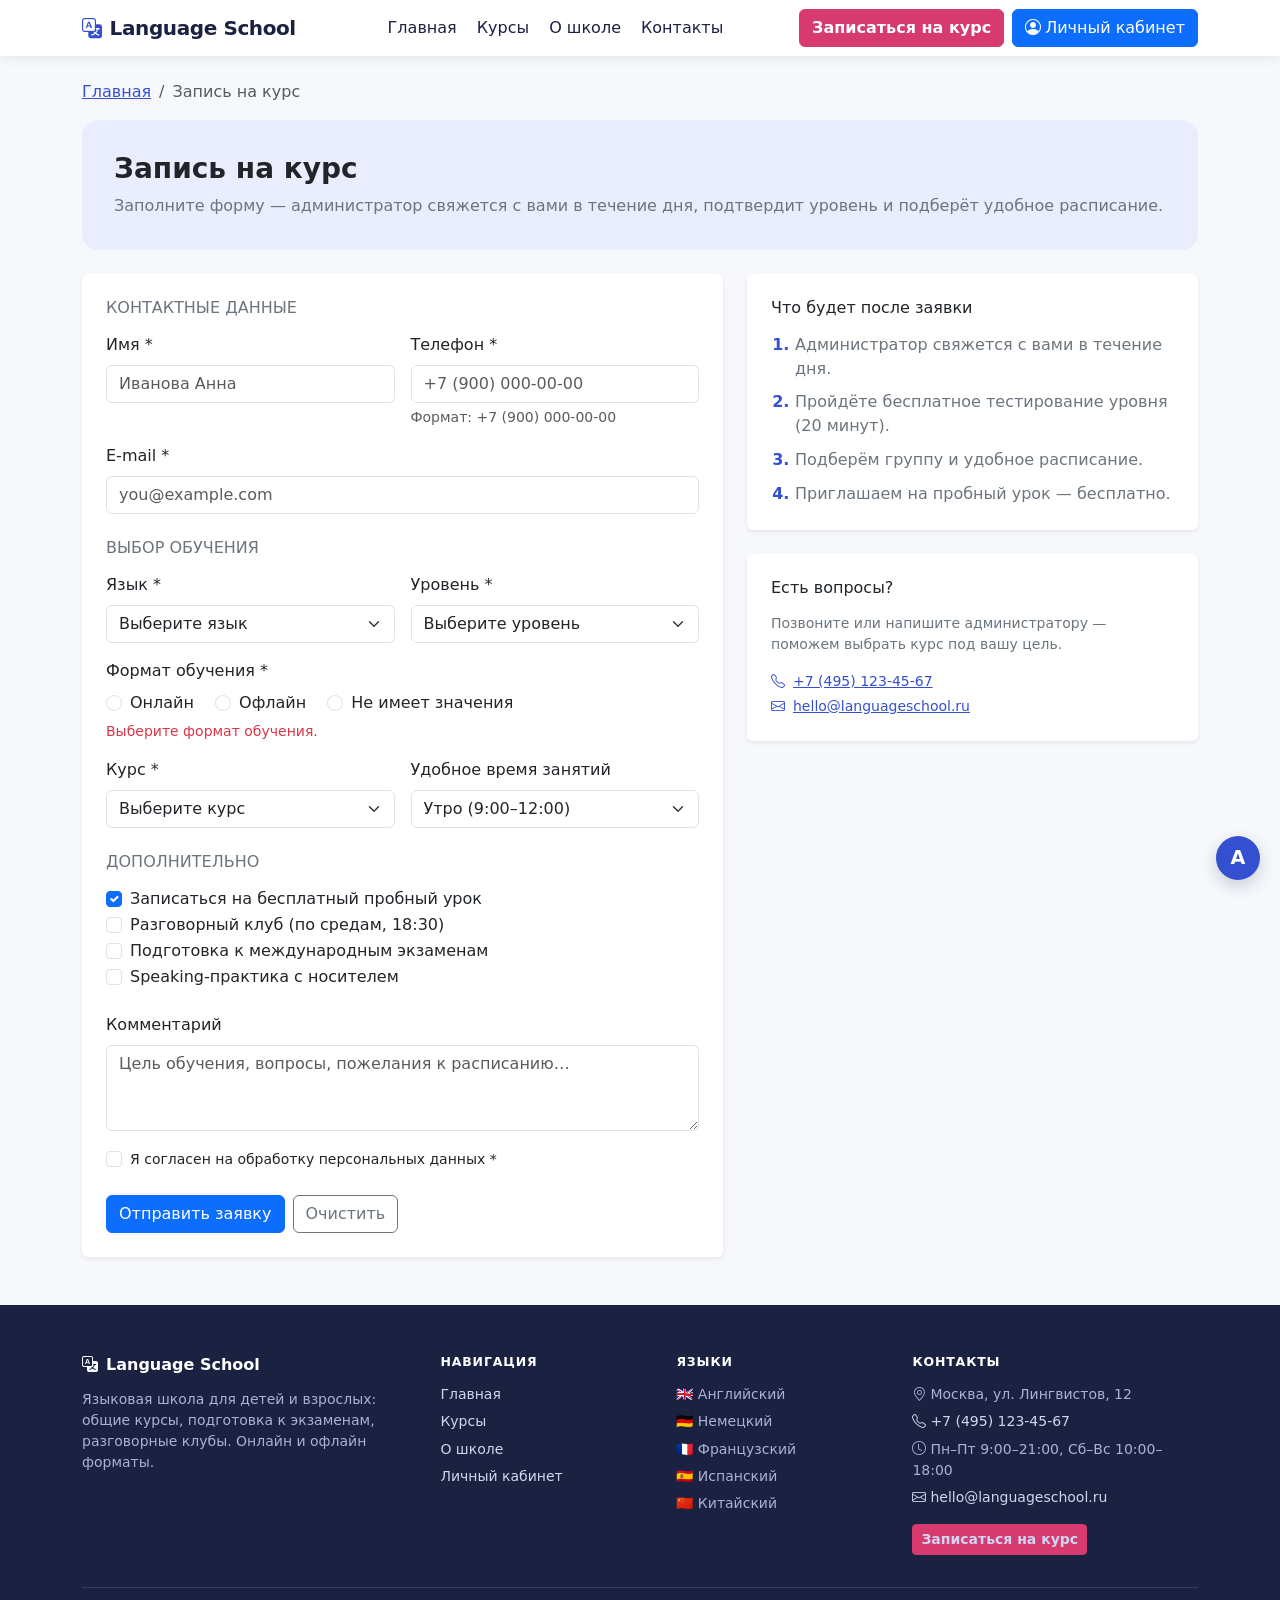
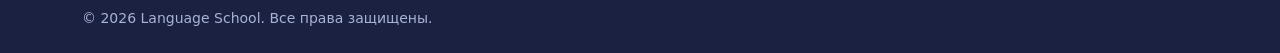
<file: enroll.html>
<!DOCTYPE html>
<html lang="ru">
<head>
  <meta charset="utf-8">
  <meta name="viewport" content="width=device-width, initial-scale=1">
  <title>Запись на курс — Language School</title>
  <meta name="description" content="Запишитесь на курс языковой школы Language School: выберите язык, уровень, формат обучения и дополнительные услуги.">
  <link href="https://cdn.jsdelivr.net/npm/bootstrap@5.3.3/dist/css/bootstrap.min.css" rel="stylesheet">
  <link href="https://cdn.jsdelivr.net/npm/bootstrap-icons@1.11.3/font/bootstrap-icons.min.css" rel="stylesheet">
  <link href="css/style.css" rel="stylesheet">
</head>
<body>

<nav class="navbar navbar-expand-lg navbar--school sticky-top">
  <div class="container">
    <a class="navbar-brand fw-bold" href="index.html"><i class="bi bi-translate me-2"></i>Language School</a>
    <button class="navbar-toggler" type="button" data-bs-toggle="collapse" data-bs-target="#mainNav" aria-controls="mainNav" aria-expanded="false" aria-label="Переключить навигацию">
      <span class="navbar-toggler-icon"></span>
    </button>
    <div class="collapse navbar-collapse" id="mainNav">
      <ul class="navbar-nav mx-auto">
        <li class="nav-item"><a class="nav-link" href="index.html">Главная</a></li>
        <li class="nav-item"><a class="nav-link" href="courses.html">Курсы</a></li>
        <li class="nav-item"><a class="nav-link" href="about.html">О школе</a></li>
        <li class="nav-item"><a class="nav-link" href="contacts.html">Контакты</a></li>
      </ul>
      <div class="d-flex flex-wrap gap-2">
        <a href="enroll.html" class="btn btn--accent">Записаться на курс</a>
        <a href="account.html" class="btn btn-outline-primary active" aria-current="page"><i class="bi bi-person-circle me-1"></i>Личный кабинет</a>
      </div>
    </div>
  </div>
</nav>

<main>
  <div class="container mt-4">
    <nav aria-label="Хлебные крошки">
      <ol class="breadcrumb small">
        <li class="breadcrumb-item"><a href="index.html">Главная</a></li>
        <li class="breadcrumb-item active" aria-current="page">Запись на курс</li>
      </ol>
    </nav>
    <div class="page-header-block mb-4">
      <h1 class="h3 fw-bold mb-2">Запись на курс</h1>
      <p class="text-secondary mb-0">Заполните форму — администратор свяжется с вами в течение дня, подтвердит уровень и подберёт удобное расписание.</p>
    </div>

    <div class="row g-4 pb-5">
      <div class="col-lg-7">
        <div class="card border-0 shadow-sm"><div class="card-body p-4">
          <form id="enrollForm" class="needs-validation" novalidate>
            <div class="alert alert-success js-form-success" hidden>
              <i class="bi bi-check-circle me-1"></i>Заявка отправлена! Администратор свяжется с вами в течение дня.
            </div>

            <h2 class="h6 text-uppercase text-secondary mb-3">Контактные данные</h2>
            <div class="row g-3 mb-4">
              <div class="col-md-6">
                <label class="form-label" for="enrollName">Имя *</label>
                <input type="text" class="form-control" id="enrollName" required minlength="2" placeholder="Иванова Анна">
                <div class="invalid-feedback">Укажите имя.</div>
              </div>
              <div class="col-md-6">
                <label class="form-label" for="enrollPhone">Телефон *</label>
                <input type="tel" class="form-control" id="enrollPhone" required pattern="\+7\s?\(?\d{3}\)?[\s\-]?\d{3}[\s\-]?\d{2}[\s\-]?\d{2}" placeholder="+7 (900) 000-00-00" aria-describedby="phoneHelp">
                <div id="phoneHelp" class="form-text">Формат: +7 (900) 000-00-00</div>
                <div class="invalid-feedback">Укажите телефон в формате +7 (900) 000-00-00.</div>
              </div>
              <div class="col-12">
                <label class="form-label" for="enrollEmail">E-mail *</label>
                <input type="email" class="form-control" id="enrollEmail" required placeholder="you@example.com">
                <div class="invalid-feedback">Укажите корректный e-mail.</div>
              </div>
            </div>

            <h2 class="h6 text-uppercase text-secondary mb-3">Выбор обучения</h2>
            <div class="row g-3 mb-4">
              <div class="col-md-6">
                <label class="form-label" for="enrollLang">Язык *</label>
                <select class="form-select" id="enrollLang" required>
                  <option value="" selected disabled>Выберите язык</option>
                  <option>Английский</option>
                  <option>Немецкий</option>
                  <option>Французский</option>
                  <option>Испанский</option>
                  <option>Китайский</option>
                </select>
                <div class="invalid-feedback">Выберите язык.</div>
              </div>
              <div class="col-md-6">
                <label class="form-label" for="enrollLevel">Уровень *</label>
                <select class="form-select" id="enrollLevel" required>
                  <option value="" selected disabled>Выберите уровень</option>
                  <option>Не знаю уровень — нужно тестирование</option>
                  <option>A1 — Beginner</option>
                  <option>A2 — Elementary</option>
                  <option>B1 — Intermediate</option>
                  <option>B2 — Upper-Intermediate</option>
                  <option>C1 — Advanced</option>
                  <option>C2 — Proficiency</option>
                </select>
                <div class="invalid-feedback">Выберите уровень.</div>
              </div>

              <div class="col-12">
                <span class="form-label d-block">Формат обучения *</span>
                <div class="form-check form-check-inline">
                  <input class="form-check-input" type="radio" name="enrollFormat" id="formatOnline" value="Онлайн" required>
                  <label class="form-check-label" for="formatOnline">Онлайн</label>
                </div>
                <div class="form-check form-check-inline">
                  <input class="form-check-input" type="radio" name="enrollFormat" id="formatOffline" value="Офлайн" required>
                  <label class="form-check-label" for="formatOffline">Офлайн</label>
                </div>
                <div class="form-check form-check-inline">
                  <input class="form-check-input" type="radio" name="enrollFormat" id="formatAny" value="Не имеет значения" required>
                  <label class="form-check-label" for="formatAny">Не имеет значения</label>
                </div>
                <div class="invalid-feedback d-block" id="formatFeedback" hidden>Выберите формат обучения.</div>
              </div>

              <div class="col-md-6">
                <label class="form-label" for="enrollCourse">Курс *</label>
                <select class="form-select" id="enrollCourse" required>
                  <option value="" selected disabled>Выберите курс</option>
                  <option>Общий английский</option>
                  <option>Деловой английский</option>
                  <option>Английский для IT</option>
                  <option>Немецкий с нуля</option>
                  <option>Французский для начинающих</option>
                  <option>Разговорный испанский</option>
                  <option>Китайский с нуля</option>
                  <option>Подготовка к экзаменам</option>
                  <option>Индивидуальные занятия</option>
                  <option>Подобрать с администратором</option>
                </select>
                <div class="invalid-feedback">Выберите курс.</div>
              </div>
              <div class="col-md-6">
                <label class="form-label" for="enrollTime">Удобное время занятий</label>
                <select class="form-select" id="enrollTime">
                  <option selected>Утро (9:00–12:00)</option>
                  <option>День (12:00–17:00)</option>
                  <option>Вечер (17:00–21:00)</option>
                  <option>Выходные</option>
                </select>
              </div>
            </div>

            <h2 class="h6 text-uppercase text-secondary mb-3">Дополнительно</h2>
            <div class="mb-4">
              <div class="form-check">
                <input class="form-check-input" type="checkbox" id="serviceTrial" checked>
                <label class="form-check-label" for="serviceTrial">Записаться на бесплатный пробный урок</label>
              </div>
              <div class="form-check">
                <input class="form-check-input" type="checkbox" id="serviceClub">
                <label class="form-check-label" for="serviceClub">Разговорный клуб (по средам, 18:30)</label>
              </div>
              <div class="form-check">
                <input class="form-check-input" type="checkbox" id="serviceExam">
                <label class="form-check-label" for="serviceExam">Подготовка к международным экзаменам</label>
              </div>
              <div class="form-check">
                <input class="form-check-input" type="checkbox" id="serviceSpeaking">
                <label class="form-check-label" for="serviceSpeaking">Speaking-практика с носителем</label>
              </div>
            </div>

            <div class="mb-3">
              <label class="form-label" for="enrollComment">Комментарий</label>
              <textarea class="form-control" id="enrollComment" rows="3" placeholder="Цель обучения, вопросы, пожелания к расписанию…"></textarea>
            </div>

            <div class="form-check mb-4">
              <input class="form-check-input" type="checkbox" id="enrollAgree" required>
              <label class="form-check-label small" for="enrollAgree">Я согласен на обработку персональных данных *</label>
              <div class="invalid-feedback">Для отправки заявки необходимо согласие.</div>
            </div>

            <div class="d-flex flex-wrap gap-2">
              <button type="submit" class="btn btn-primary">Отправить заявку</button>
              <button type="reset" class="btn btn-outline-secondary">Очистить</button>
            </div>
          </form>
        </div></div>
      </div>

      <aside class="col-lg-5">
        <div class="card border-0 shadow-sm mb-4"><div class="card-body p-4">
          <h2 class="h6 mb-3">Что будет после заявки</h2>
          <ol class="steps">
            <li class="steps__item">Администратор свяжется с вами в течение дня.</li>
            <li class="steps__item">Пройдёте бесплатное тестирование уровня (20 минут).</li>
            <li class="steps__item">Подберём группу и удобное расписание.</li>
            <li class="steps__item">Приглашаем на пробный урок — бесплатно.</li>
          </ol>
        </div></div>
        <div class="card border-0 shadow-sm"><div class="card-body p-4">
          <h2 class="h6 mb-3">Есть вопросы?</h2>
          <p class="small text-secondary mb-3">Позвоните или напишите администратору — поможем выбрать курс под вашу цель.</p>
          <p class="small mb-1"><i class="bi bi-telephone me-2 text-primary"></i><a href="tel:+74951234567">+7 (495) 123-45-67</a></p>
          <p class="small mb-0"><i class="bi bi-envelope me-2 text-primary"></i><a href="mailto:hello@languageschool.ru">hello@languageschool.ru</a></p>
        </div></div>
      </aside>
    </div>
  </div>
</main>

<footer class="site-footer">
  <div class="container">
    <div class="site-footer__grid">
      <div class="site-footer__col">
        <p class="site-footer__brand"><i class="bi bi-translate me-2"></i>Language School</p>
        <p class="site-footer__text">Языковая школа для детей и взрослых: общие курсы, подготовка к экзаменам, разговорные клубы. Онлайн и офлайн форматы.</p>
      </div>
      <nav class="site-footer__col" aria-label="Навигация в подвале">
        <p class="site-footer__heading">Навигация</p>
        <ul class="site-footer__list">
          <li><a href="index.html">Главная</a></li>
          <li><a href="courses.html">Курсы</a></li>
          <li><a href="about.html">О школе</a></li>
          <li><a href="account.html">Личный кабинет</a></li>
        </ul>
      </nav>
      <div class="site-footer__col">
        <p class="site-footer__heading">Языки</p>
        <ul class="site-footer__list">
          <li class="site-footer__item--plain">🇬🇧 Английский</li>
          <li class="site-footer__item--plain">🇩🇪 Немецкий</li>
          <li class="site-footer__item--plain">🇫🇷 Французский</li>
          <li class="site-footer__item--plain">🇪🇸 Испанский</li>
          <li class="site-footer__item--plain">🇨🇳 Китайский</li>
        </ul>
      </div>
      <div class="site-footer__col">
        <p class="site-footer__heading">Контакты</p>
        <ul class="site-footer__list">
          <li class="site-footer__item--plain"><i class="bi bi-geo-alt me-1"></i>Москва, ул. Лингвистов, 12</li>
          <li><a href="tel:+74951234567"><i class="bi bi-telephone me-1"></i>+7 (495) 123-45-67</a></li>
          <li class="site-footer__item--plain"><i class="bi bi-clock me-1"></i>Пн–Пт 9:00–21:00, Сб–Вс 10:00–18:00</li>
          <li><a href="mailto:hello@languageschool.ru"><i class="bi bi-envelope me-1"></i>hello@languageschool.ru</a></li>
        </ul>
        <a href="enroll.html" class="btn btn--accent btn-sm site-footer__cta">Записаться на курс</a>
      </div>
    </div>
    <div class="site-footer__bottom">
      <span>© 2026 Language School. Все права защищены.</span>
    </div>
  </div>
</footer>

<!-- Плавающая кнопка «Наверх» -->
<a href="#" class="to-top" aria-label="Наверх">A</a>

<script src="https://cdn.jsdelivr.net/npm/bootstrap@5.3.3/dist/js/bootstrap.bundle.min.js"></script>
<script src="js/main.js"></script>
<script>
  // Сообщение об ошибке для группы радиокнопок формата обучения
  const formatRadios = document.querySelectorAll('input[name="enrollFormat"]');
  const formatFeedback = document.getElementById('formatFeedback');
  document.getElementById('enrollForm').addEventListener('submit', () => {
    const checked = Array.from(formatRadios).some((radio) => radio.checked);
    formatFeedback.hidden = checked;
  });
</script>
</body>
</html>
</file>
<file: css/style.css>
/* =============================================================
   Language School — языковая школа
   Дополнительные стили поверх Bootstrap 5.3
   Разделы:
   1.  Переменные темы
   2.  Базовые стили
   3.  Навигация и кнопки
   4.  Заголовки страниц, секции, фото hero
   5.  Сетка статистики (Grid)
   6.  Карточка курса для витрины (БЭМ)
   7.  Иконки и аватары
   8.  Новости, отзывы, преподаватели, услуги
   9.  Каталог: панель инструментов и карточки-строки
   10. Страница курса и фото-обложки
   11. Личный кабинет
   12. Контакты и карта
   13. Подвал (Grid + Flex) и кнопка «Наверх»
   14. Адаптивность
   ============================================================= */

/* 1. Переменные темы */
:root {
  --ls-primary: #3450d0;
  --ls-primary-dark: #24389a;
  --ls-primary-soft: #e9edfd;
  --ls-accent: #d63a6e;        /* малиново-розовый акцент */
  --ls-accent-dark: #b02857;   /* акцент при наведении */
  --ls-accent-soft: #fdeaf2;   /* нежно-розовая подложка */
  --ls-success: #16a34a;
  --ls-danger: #dc2626;
  --ls-dark: #1b2140;
  --ls-bg: #f6f8fc;
  --ls-muted: #6c757d;

  /* Переопределение темы Bootstrap */
  --bs-primary: var(--ls-primary);
  --bs-primary-rgb: 52, 80, 208;
  --bs-link-color: var(--ls-primary);
  --bs-link-color-rgb: 52, 80, 208;
  --bs-link-hover-color: var(--ls-primary-dark);
  --bs-link-hover-color-rgb: 36, 56, 154;
}

/* 2. Базовые стили */
html {
  scroll-behavior: smooth;
}

body {
  background-color: var(--ls-bg);
}

main {
  min-height: 55vh;
}

/* 3. Навигация (БЭМ-модификатор базового блока navbar) */
.navbar--school {
  background-color: #ffffff;
  box-shadow: 0 2px 12px rgba(27, 33, 64, 0.08);
}

.navbar--school .navbar-brand {
  color: var(--ls-dark);
  letter-spacing: -0.02em;
}

.navbar--school .navbar-brand i {
  color: var(--ls-primary);
}

.navbar--school .nav-link {
  color: var(--ls-dark);
  font-weight: 500;
  border-radius: 0.5rem;
  margin-inline: 0.125rem;
}

.navbar--school .nav-link:hover {
  color: var(--ls-primary);
  background-color: var(--ls-primary-soft);
}

.navbar--school .nav-link.active {
  color: var(--ls-primary);
  background-color: var(--ls-primary-soft);
}

/* Кнопка-модификатор БЭМ: .btn.btn--accent */
.btn--accent {
  --bs-btn-bg: var(--ls-accent);
  --bs-btn-border-color: var(--ls-accent);
  --bs-btn-color: #ffffff;
  --bs-btn-hover-bg: var(--ls-accent-dark);
  --bs-btn-hover-border-color: var(--ls-accent-dark);
  --bs-btn-hover-color: #ffffff;
  --bs-btn-active-bg: var(--ls-accent-dark);
  --bs-btn-active-border-color: var(--ls-accent-dark);
  --bs-btn-active-color: #ffffff;
  font-weight: 600;
}

/* Бейдж-модификатор: фирменный акцентный цвет */
.badge--accent {
  background-color: var(--ls-accent);
  color: #ffffff;
}

/* 4. Заголовки страниц, секции, фото hero */
.page-hero {
  background: linear-gradient(120deg, var(--ls-primary-soft) 0%, var(--ls-accent-soft) 100%);
  border-radius: 1.25rem;
}

.page-hero--center {
  text-align: center;
}

/* Фото с детьми в hero-блоке главной: обрезка под слот */
.page-hero__photo {
  display: block;
  width: 100%;
  height: 340px;
  object-fit: cover;
  border-radius: 1rem;
  box-shadow: 0 10px 24px rgba(27, 33, 64, 0.12);
}

.page-header-block {
  background-color: var(--ls-primary-soft);
  border-radius: 1rem;
  padding: 2rem;
}

.section {
  padding: 2.25rem 0;
}

.section__title {
  letter-spacing: -0.01em;
  margin-bottom: 1.25rem;
}

/* 5. Сетка статистики — CSS Grid (страница «О школе») */
.stats-grid {
  display: grid;
  grid-template-columns: repeat(auto-fit, minmax(130px, 1fr));
  gap: 1rem;
}

.stat-card {
  background-color: #ffffff;
  border-radius: 0.75rem;
  padding: 1rem;
  text-align: center;
  box-shadow: 0 4px 14px rgba(27, 33, 64, 0.06);
}

.stat-card__value {
  font-size: 1.6rem;
  font-weight: 700;
  line-height: 1.2;
  color: var(--ls-primary);
}

.stat-card__label {
  font-size: 0.8rem;
  color: var(--ls-muted);
}

/* 6. Карточка курса для витрины (главная, похожие курсы) */
.course-card {
  position: relative;
  border: 1px solid #e3e7f0;
  transition: transform 0.15s ease, box-shadow 0.15s ease;
}

.course-card:hover {
  transform: translateY(-4px);
  box-shadow: 0 14px 28px rgba(27, 33, 64, 0.1);
}

/* Модификатор: скидка */
.course-card--discount {
  border-color: var(--ls-danger);
}

/* Flexbox: содержимое карточки колонкой, цена и кнопки прижаты вниз */
.course-card__body {
  display: flex;
  flex-direction: column;
}

/* Flexbox: бейджи языка и уровня */
.course-card__meta {
  display: flex;
  flex-wrap: wrap;
  gap: 0.35rem;
  margin-bottom: 0.6rem;
}


/* Увеличенные плашки с флагом и языком в карточках курсов */
.course-card__meta .badge {
  font-size: 2rem;   /* было 1rem */
  padding: 0.5em 0.9em;
  border-radius: 0.5rem;
}

/* Увеличенные бейджи (флаги и уровни) в популярных курсах */
.course-card__meta .badge {
  font-size: 0.85rem;
}

/* Увеличенный заголовок карточки курса */
.course-card__title {
  font-size: 1.25rem;
  margin-bottom: 0.5rem;
}

.course-card__text {
  font-size: 1rem;
  color: var(--ls-muted);
}

.course-card__footer {
  margin-top: auto;
  padding-top: 0.75rem;
}

.course-card__price {
  font-size: 1.15rem;
  font-weight: 700;
  margin-bottom: 0.75rem;
}

.course-card__price-period {
  font-size: 0.875rem;
  font-weight: 400;
  color: var(--ls-muted);
}

.course-card__price-old {
  font-size: 0.875rem;
  font-weight: 400;
  color: var(--ls-muted);
  text-decoration: line-through;
}

.course-card--discount .course-card__price {
  color: var(--ls-danger);
}

/* Flexbox: кнопки карточки в ряд */
.course-card__actions {
  display: flex;
  gap: 0.5rem;
}

.course-card__actions .btn {
  flex: 1 1 0;
}

/* Бейдж карточки: позиционирование в углу */
.course-card__badge {
  position: absolute;
  top: 0.75rem;
  right: 0.75rem;
  z-index: 2;
  padding: 0.35em 0.7em;
  font-size: 0.72rem;
  font-weight: 600;
  color: #ffffff;
  border-radius: 0.4rem;
  background-color: var(--ls-success);
}

.course-card__badge--discount {
  background-color: var(--ls-danger);
}

/* 7. Иконки и аватары */
.icon-box {
  width: 52px;
  height: 52px;
  display: inline-flex;
  align-items: center;
  justify-content: center;
  flex-shrink: 0;
  border-radius: 0.9rem;
  font-size: 1.4rem;
  background-color: var(--ls-primary-soft);
  color: var(--ls-primary);
}

/* Модификатор: увеличенная иконка в «Почему выбирают нас» */
.icon-box--lg {
  width: 76px;
  height: 76px;
  font-size: 2.1rem;
  border-radius: 1.1rem;
}

/* Модификатор: маленькая иконка в списке контактов */
.icon-box--sm {
  width: 44px;
  height: 44px;
  font-size: 1.1rem;
}

.avatar {
  width: 72px;
  height: 72px;
  border-radius: 50%;
  display: inline-flex;
  align-items: center;
  justify-content: center;
  flex-shrink: 0;
  font-weight: 700;
  font-size: 1.3rem;
  background-color: var(--ls-primary-soft);
  color: var(--ls-primary);
}

/* Модификатор: увеличенный аватар */
.avatar--lg {
  width: 84px;
  height: 84px;
  font-size: 1.6rem;
}


.news-card__date {
  display: block;
  font-size: 0.78rem;
  color: #8a91a5;
  margin-bottom: 0.5rem;
}

.news-card__title {
  font-size: 1rem;
}

.news-card__text {
  font-size: 0.875rem;
  color: var(--ls-muted);
  margin: 0;
}

.review-card__author {
  font-weight: 700;
  margin-bottom: 0.25rem;
}

.review-card__rating {
  color: var(--ls-accent);
  letter-spacing: 2px;
  font-size: 0.9rem;
  margin-bottom: 0.5rem;
}

.rating {
  color: var(--ls-accent);
  letter-spacing: 2px;
}

/* Flexbox: карточка преподавателя колонкой по центру */
.teacher-card__body {
  display: flex;
  flex-direction: column;
  align-items: center;
  gap: 0.4rem;
  padding: 1.75rem 1rem;
  text-align: center;
}

.teacher-card__name {
  font-weight: 700;
  margin: 0.5rem 0 0;
}

.teacher-card__subject {
  font-size: 0.85rem;
  color: var(--ls-muted);
  margin: 0;
}

/* Увеличенные шрифты в «Дополнительных услугах» */
.service-card__title {
  font-size: 1.15rem;
}

.service-card__text {
  font-size: 1rem;
  color: var(--ls-muted);
}
.accordion-body {
  font-size: 1rem;
}

/* 9. Каталог: панель инструментов и карточки-строки */
/* Липкий блок фильтров */
.filters-panel {
  position: sticky;
  top: 86px;
}

/* Flexbox: счётчик слева, сортировка справа */
.course-toolbar {
  display: flex;
  flex-wrap: wrap;
  align-items: center;
  justify-content: space-between;
  gap: 1rem;
  margin-bottom: 1rem;
}

.course-toolbar__count {
  margin: 0;
}

.course-toolbar__sort {
  display: flex;
  align-items: center;
  gap: 0.5rem;
  font-size: 0.875rem;
  color: var(--ls-muted);
}

.course-toolbar__sort .form-select {
  width: auto;
}

/* Grid: список карточек в один столбец */
.course-list {
  display: grid;
  gap: 1rem;
}

/* Flexbox: горизонтальная карточка курса.
   Увеличенный отступ сверху резервирует место под бейдж «Скидка»,
   чтобы он не накладывался на цену. */
.course-item {
  position: relative;
  display: flex;
  flex-wrap: wrap;
  gap: 1.25rem;
  padding: 2.75rem 1.25rem 1.25rem;
  background-color: #ffffff;
  border: 1px solid #e3e7f0;
  border-radius: 1rem;
  transition: transform 0.15s ease, box-shadow 0.15s ease;
}

.course-item:hover {
  transform: translateY(-3px);
  box-shadow: 0 14px 28px rgba(27, 33, 64, 0.1);
}

/* Модификатор: скидка — цветная левая рамка */
.course-item--discount {
  border-left: 4px solid var(--ls-danger);
}

/* Миниатюра курса: обрезка под квадратный слот */
.course-item__img {
  width: 96px;
  height: 96px;
  flex-shrink: 0;
  object-fit: cover;
  border-radius: 0.9rem;
}

.course-item__body {
  flex: 1 1 320px;
}

.course-item__title {
  font-size: 1.15rem;
  margin-bottom: 0.5rem;
}

.course-item__meta {
  display: flex;
  flex-wrap: wrap;
  gap: 0.35rem;
  margin-bottom: 0.5rem;
}

.course-item__text {
  font-size: 0.9rem;
  color: var(--ls-muted);
  margin-bottom: 0.5rem;
}

/* Flexbox: параметры курса в строку */
.course-item__details {
  list-style: none;
  margin: 0;
  padding: 0;
  display: flex;
  flex-wrap: wrap;
  gap: 1rem;
  font-size: 0.8rem;
  color: var(--ls-muted);
}

.course-item__details i {
  color: var(--ls-primary);
  margin-right: 0.25rem;
}

/* Flexbox: цена и кнопки справа, прижаты к краям */
.course-item__aside {
  display: flex;
  flex-direction: column;
  align-items: flex-end;
  justify-content: space-between;
  gap: 0.75rem;
  margin-left: auto;
  text-align: right;
}

.course-item__price {
  font-size: 1.25rem;
  font-weight: 700;
  margin: 0;
}

.course-item__price-period {
  font-size: 0.875rem;
  font-weight: 400;
  color: var(--ls-muted);
}

.course-item__price-old {
  font-size: 0.875rem;
  font-weight: 400;
  color: var(--ls-muted);
  text-decoration: line-through;
}

.course-item--discount .course-item__price {
  color: var(--ls-danger);
}

.course-item__actions {
  display: flex;
  gap: 0.5rem;
}

/* Бейдж карточки: позиционирование в углу */
.course-item__badge {
  position: absolute;
  top: 0.75rem;
  right: 0.75rem;
  z-index: 2;
  padding: 0.35em 0.7em;
  font-size: 0.72rem;
  font-weight: 600;
  color: #ffffff;
  border-radius: 0.4rem;
  background-color: var(--ls-success);
}

.course-item__badge--discount {
  background-color: var(--ls-danger);
}

/* 10. Страница курса и фото-обложки */
/* Фото-обложка курса и школы: обрезка под слот через object-fit */
.course-cover {
  display: block;
  width: 100%;
  height: 300px;
  object-fit: cover;
  border-radius: 1rem;
}

/* Модификатор: обложка на странице «О школе» (чуть больше) */
.course-cover--small {
  height: 240px;
}

/* Grid: список преимуществ курса */
.features {
  list-style: none;
  margin: 0;
  padding: 0;
  display: grid;
  gap: 0.6rem;
  font-size: 0.875rem;
}

.features__icon {
  color: var(--ls-success);
  margin-right: 0.5rem;
}

/* Grid: шаги (программа курса, поступление) */
.steps {
  margin: 0;
  padding-left: 1.5rem;
  display: grid;
  gap: 0.6rem;
  color: var(--ls-muted);
}

.steps__item::marker {
  color: var(--ls-primary);
  font-weight: 700;
}

/* 11. Личный кабинет */
/* Flexbox: шапка кабинета */
.account-header {
  display: flex;
  flex-wrap: wrap;
  align-items: center;
  gap: 1rem;
}

.account-header__title {
  font-size: 1.35rem;
  margin-bottom: 0.15rem;
}

.account-header__subtitle {
  font-size: 0.85rem;
  color: var(--ls-muted);
  margin: 0;
}

/* Flexbox: действия прижаты вправо */
.account-header__actions {
  margin-left: auto;
  display: flex;
  flex-wrap: wrap;
  gap: 0.5rem;
}

/* Grid: данные профиля под шапкой кабинета */
.account-profile {
  display: grid;
  grid-template-columns: repeat(auto-fit, minmax(180px, 1fr));
  gap: 1rem;
  margin-top: 1.25rem;
  padding-top: 1.25rem;
  border-top: 1px solid #e3e7f0;
}

/* Данные профиля в режиме просмотра */
.profile-info__label {
  font-size: 0.78rem;
  font-weight: 600;
  text-transform: uppercase;
  letter-spacing: 0.04em;
  color: var(--ls-muted);
  margin-bottom: 0.2rem;
}

.profile-info__value {
  font-weight: 600;
  margin: 0;
}

/* Блоки кабинета идут последовательно друг за другом */
.account-section {
  margin-bottom: 2.5rem;
}

.account-section__title {
  margin-bottom: 1rem;
}

/* Модификаторы прогресс-баров и таблицы */
.progress--thin {
  height: 10px;
}

.progress-bar--25 {
  width: 25%;
}

.progress-bar--68 {
  width: 68%;
}

.table-col--progress {
  min-width: 160px;
}

/* 12. Контакты и карта */
/* Grid: список контактов, внутри каждого пункта — Flex */
.contact-list {
  list-style: none;
  margin: 0 0 1.5rem;
  padding: 0;
  display: grid;
  gap: 1.25rem;
}

.contact-list__item {
  display: flex;
  align-items: flex-start;
  gap: 1rem;
}

.contact-list__label {
  font-weight: 700;
  margin-bottom: 0.15rem;
}

.contact-list__value {
  margin: 0;
}

/* Настоящая карта: Leaflet + Esri, без рекламы */
.map-frame {
  position: relative;
  z-index: 0; /* изолируем карту, чтобы она не перекрывала липкую шапку */
  width: 100%;
  height: 380px;
  border-radius: 1rem;
  overflow: hidden;
}

/* 13. Подвал — CSS Grid для колонок, Flex для нижней строки */
.site-footer {
  background-color: var(--ls-dark);
  color: #a9b1d6;
  padding: 3rem 0 1.5rem;
}

.site-footer__grid {
  display: grid;
  grid-template-columns: 1.6fr 1fr 1fr 1.4fr;
  gap: 2rem;
}

.site-footer__brand {
  color: #ffffff;
  font-weight: 700;
  margin-bottom: 0.75rem;
}

.site-footer__text {
  font-size: 0.875rem;
  margin: 0;
}

/* Ссылка «Записаться на курс» под контактами — в стиле пунктов навигации */
.site-footer__cta {
  display: inline-block;
  margin-top: 1rem;
  color: #cfd6f2;
  text-decoration: none;
}

.site-footer__cta:hover {
  color: #ffffff;
}

.site-footer__heading {
  color: #ffffff;
  font-size: 0.78rem;
  font-weight: 600;
  text-transform: uppercase;
  letter-spacing: 0.07em;
  margin-bottom: 0.75rem;
}

.site-footer__list {
  list-style: none;
  margin: 0;
  padding: 0;
  display: grid;
  gap: 0.4rem;
  font-size: 0.875rem;
}

.site-footer__list a {
  color: #cfd6f2;
  text-decoration: none;
}

.site-footer__list a:hover {
  color: #ffffff;
}

/* Модификатор пункта без ссылки */
.site-footer__item--plain {
  color: #a9b1d6;
}

.site-footer__bottom {
  display: flex;
  flex-wrap: wrap;
  justify-content: space-between;
  gap: 0.5rem;
  border-top: 1px solid #363d5c;
  margin-top: 2rem;
  padding-top: 1.25rem;
  font-size: 0.875rem;
}

/* Плавающая кнопка «Наверх»: буква A в кружке,
   фиксированное позиционирование — всегда видна при прокрутке */
.to-top {
  position: fixed;
  right: 1.25rem;
  bottom: 1.25rem;
  z-index: 1040;
  width: 44px;
  height: 44px;
  display: flex;
  align-items: center;
  justify-content: center;
  font-size: 1.2rem;
  font-weight: 700;
  color: #ffffff;
  background-color: var(--ls-primary);
  border-radius: 50%;
  text-decoration: none;
  box-shadow: 0 6px 16px rgba(27, 33, 64, 0.2);
  transition: background-color 0.15s ease, transform 0.15s ease;
}

.to-top:hover {
  color: #ffffff;
  background-color: var(--ls-primary-dark);
  transform: translateY(-3px);
}

/* 14. Адаптивность */
@media (max-width: 991.98px) {
  .site-footer__grid {
    grid-template-columns: 1fr 1fr;
  }
}

@media (max-width: 575.98px) {
  .site-footer__grid {
    grid-template-columns: 1fr;
  }

  .account-header__actions {
    margin-left: 0;
  }

  .page-hero__photo {
    height: 240px;
  }

  /* Блок цены и кнопок растягивается на всю ширину карточки курса */
  .course-item__aside {
    width: 100%;
    margin-left: 0;
    flex-direction: row;
    align-items: center;
    text-align: left;
  }
}

.navbar--school .btn-outline-primary.active:hover {
  background-color: var(--ls-primary-dark);
  border-color: var(--ls-primary-dark);
  color: #ffffff;
}

/* Карточка новости: обрезаем всё, что вылезает за скругления */
.news-card {
  overflow: hidden;
  border: 1px solid #e3e7f0;
}

/* Фото новости: фиксированная высота + обрезка под слот */
.news-card__img {
  display: block;
  width: 100%;
  height: 210px;
  object-fit: cover;
}

/* Карточка отзыва: реагирует на наведение */
.review-card {
  border: 1px solid #e3e7f0;
  transition: transform 0.15s ease, box-shadow 0.15s ease;
}

.review-card:hover {
  transform: translateY(-4px);
  box-shadow: 0 14px 28px rgba(27, 33, 64, 0.1);
}

/* Шапка отзыва: аватар с инициалами + имя и курс */
.review-card__header {
  display: flex;
  align-items: center;
  gap: 0.75rem;
  margin-bottom: 0.75rem;
}

.review-card__avatar {
  width: 44px;
  height: 44px;
  flex-shrink: 0;
  border-radius: 50%;
  display: flex;
  align-items: center;
  justify-content: center;
  font-weight: 700;
  background-color: var(--ls-accent-soft);
  color: var(--ls-accent);
}

.review-card__name {
  font-weight: 700;
  margin: 0;
}

.review-card__course {
  font-size: 0.78rem;
  color: var(--ls-muted);
  margin: 0;
}

.review-card__text {
  font-size: 0.875rem;
  color: var(--ls-muted);
  margin: 0;
}

/* Карточка преподавателя: реагирует на наведение */
.teacher-card {
  transition: transform 0.15s ease, box-shadow 0.15s ease;
}

.teacher-card:hover {
  transform: translateY(-4px);
  box-shadow: 0 14px 28px rgba(27, 33, 64, 0.1);
}

/* Фото преподавателя: круглое, обрезка под слот */
.teacher-card__photo {
  width: 110px;
  height: 110px;
  flex-shrink: 0;
  border-radius: 50%;
  object-fit: cover;
}

/* Краткая биография в карточке преподавателя */
.teacher-card__bio {
  font-size: 0.85rem;
  color: var(--ls-muted);
  margin: 0;
}
</file>
